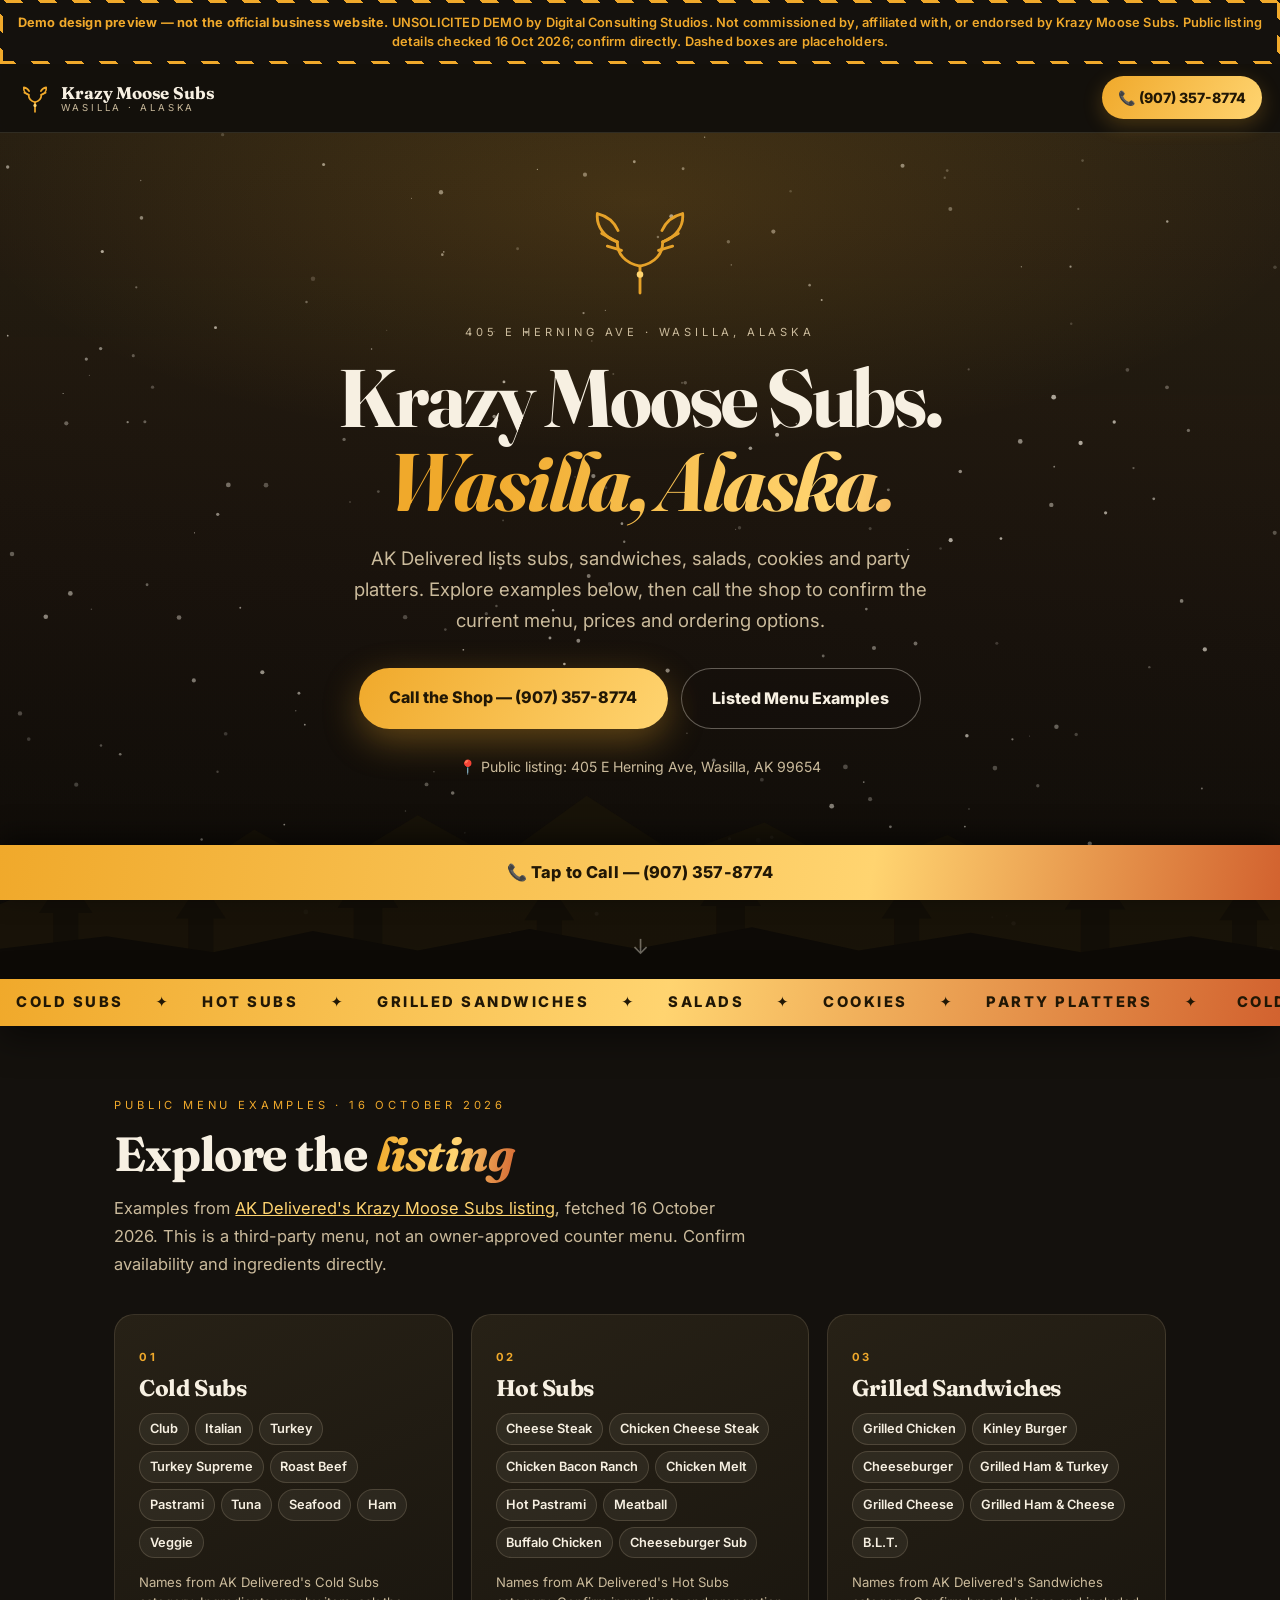
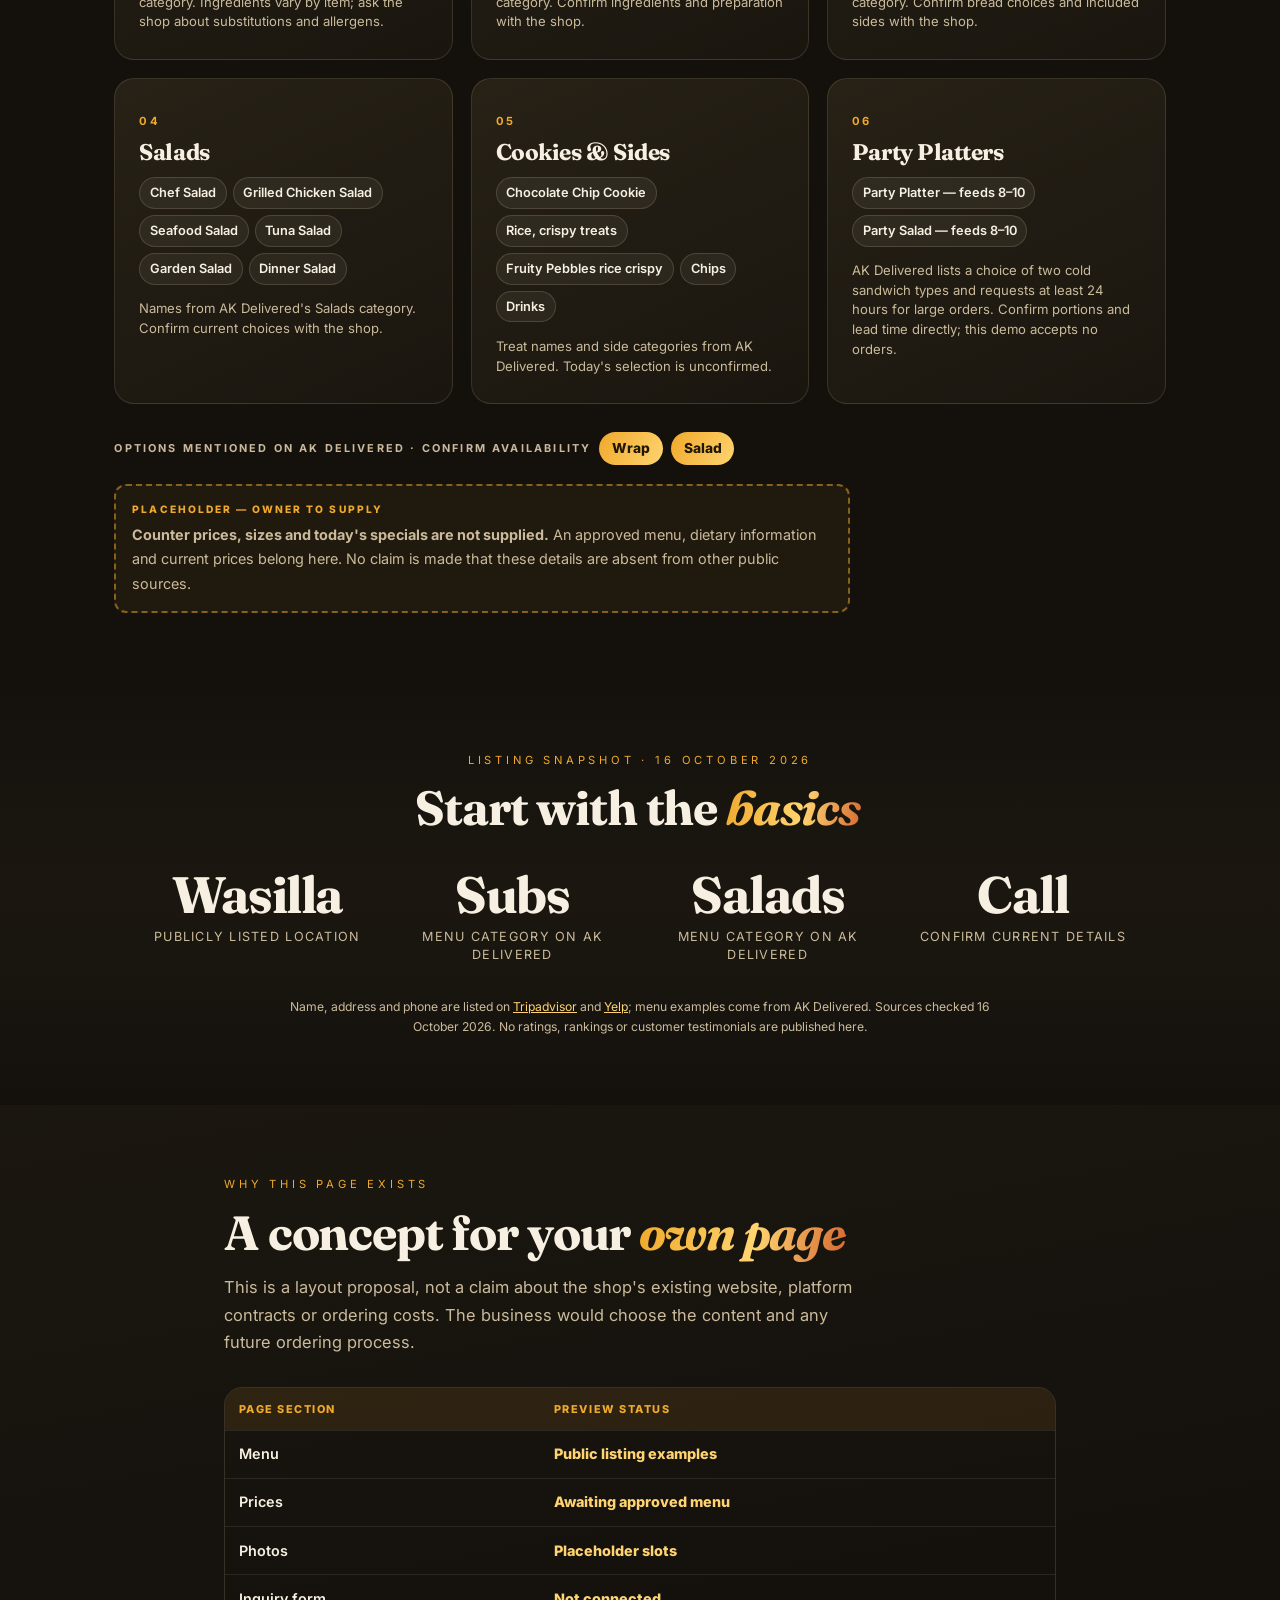
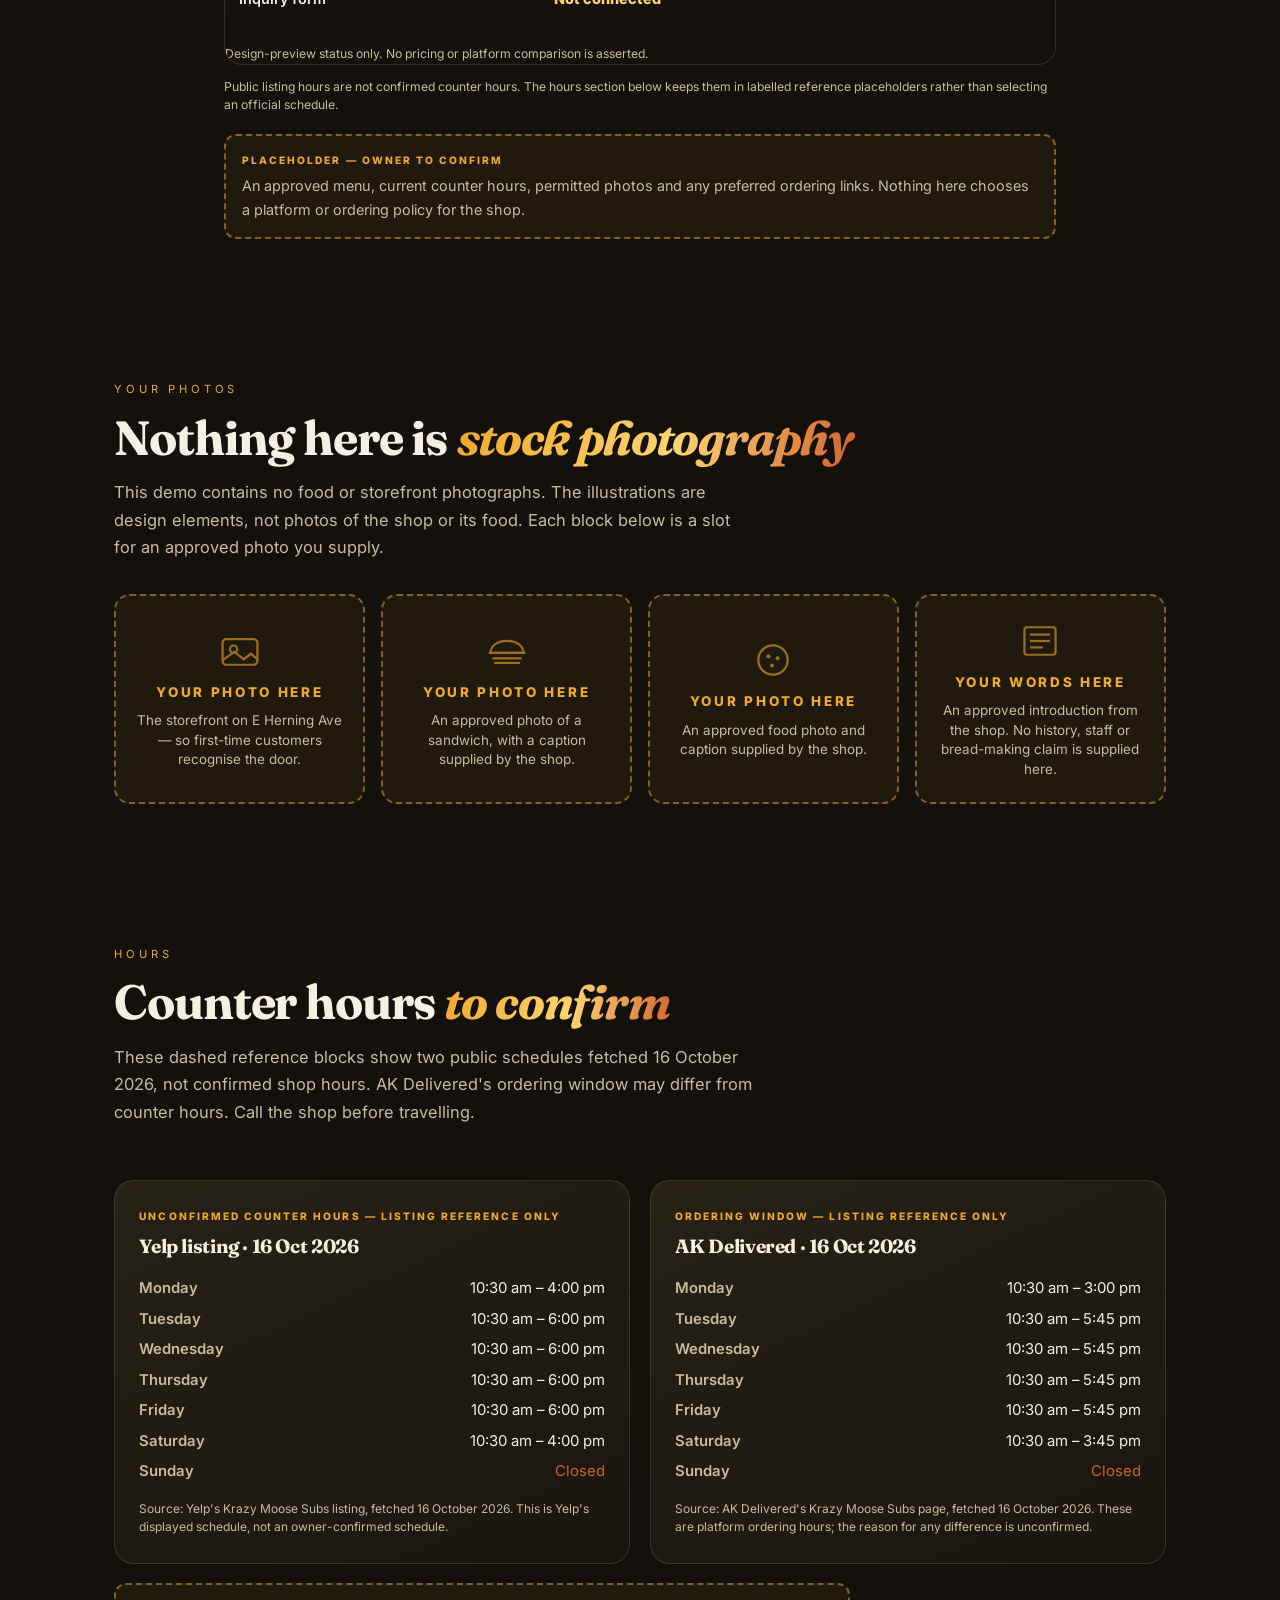
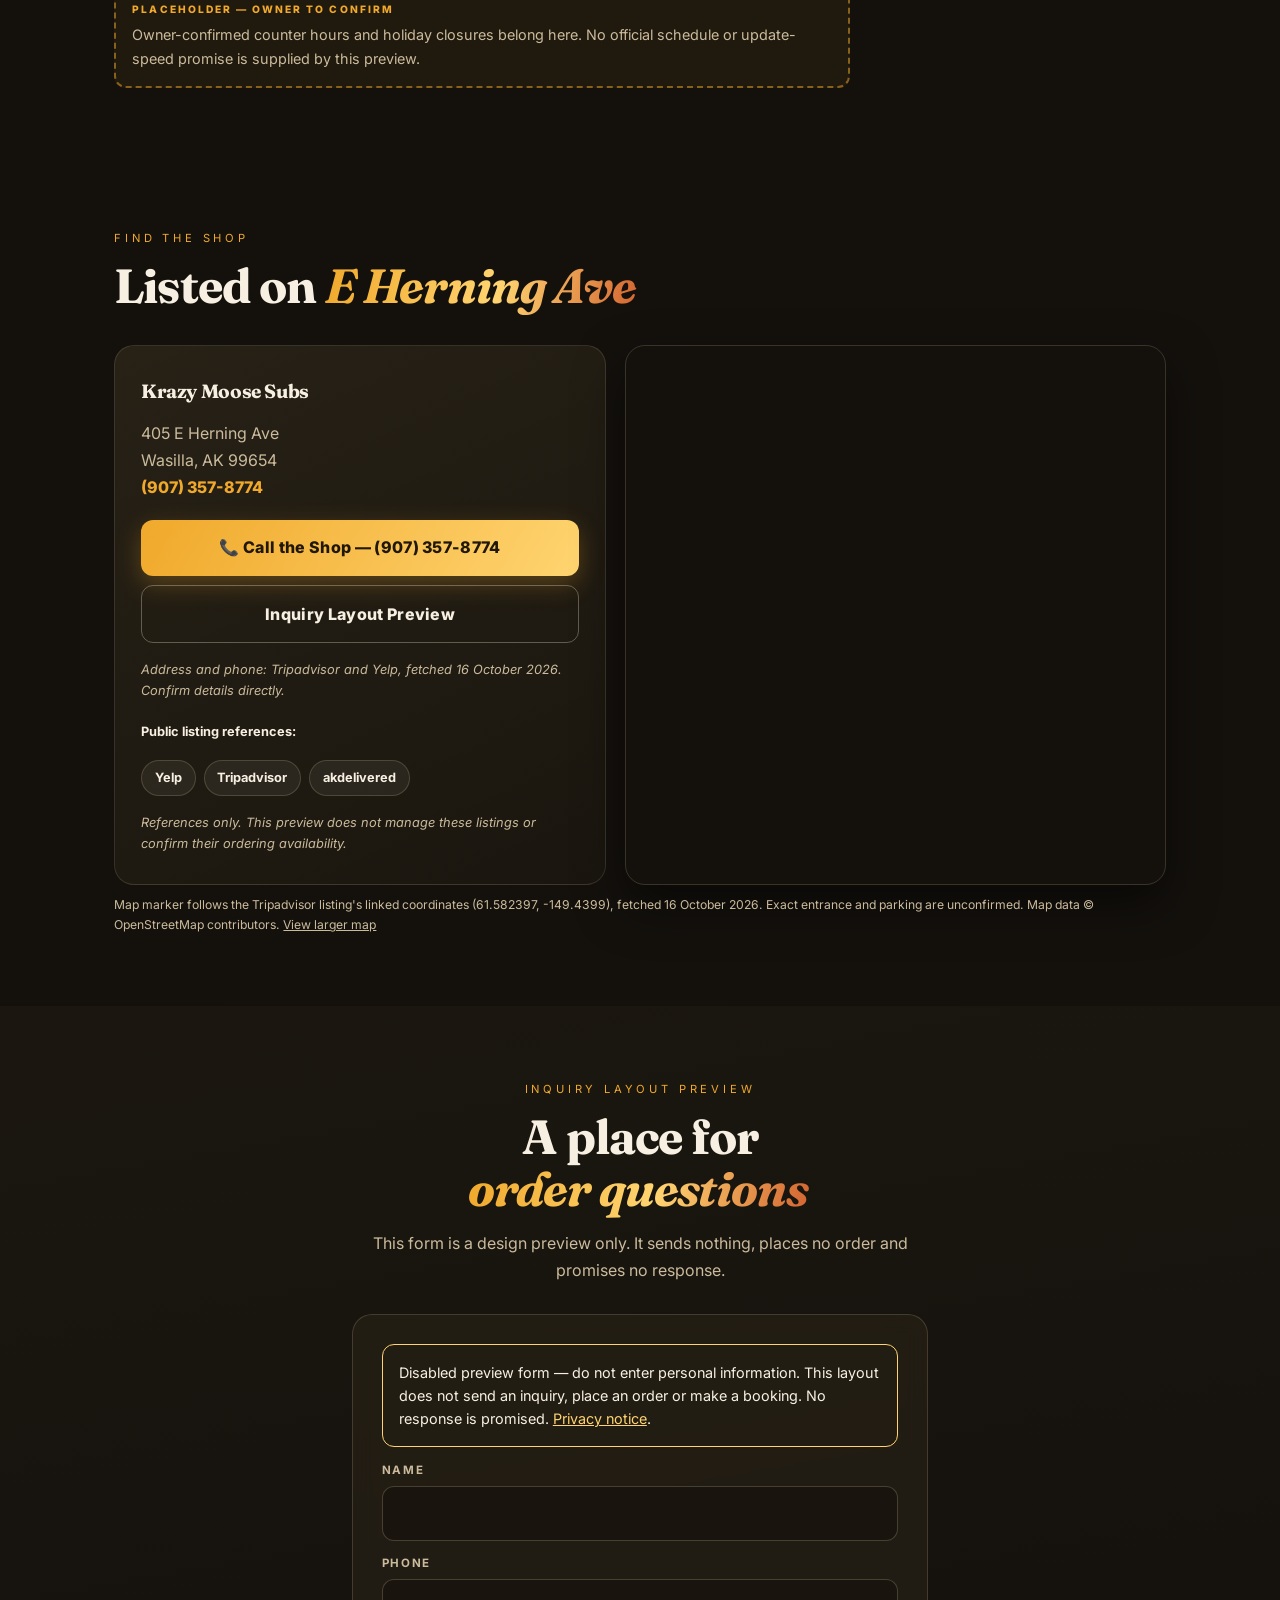
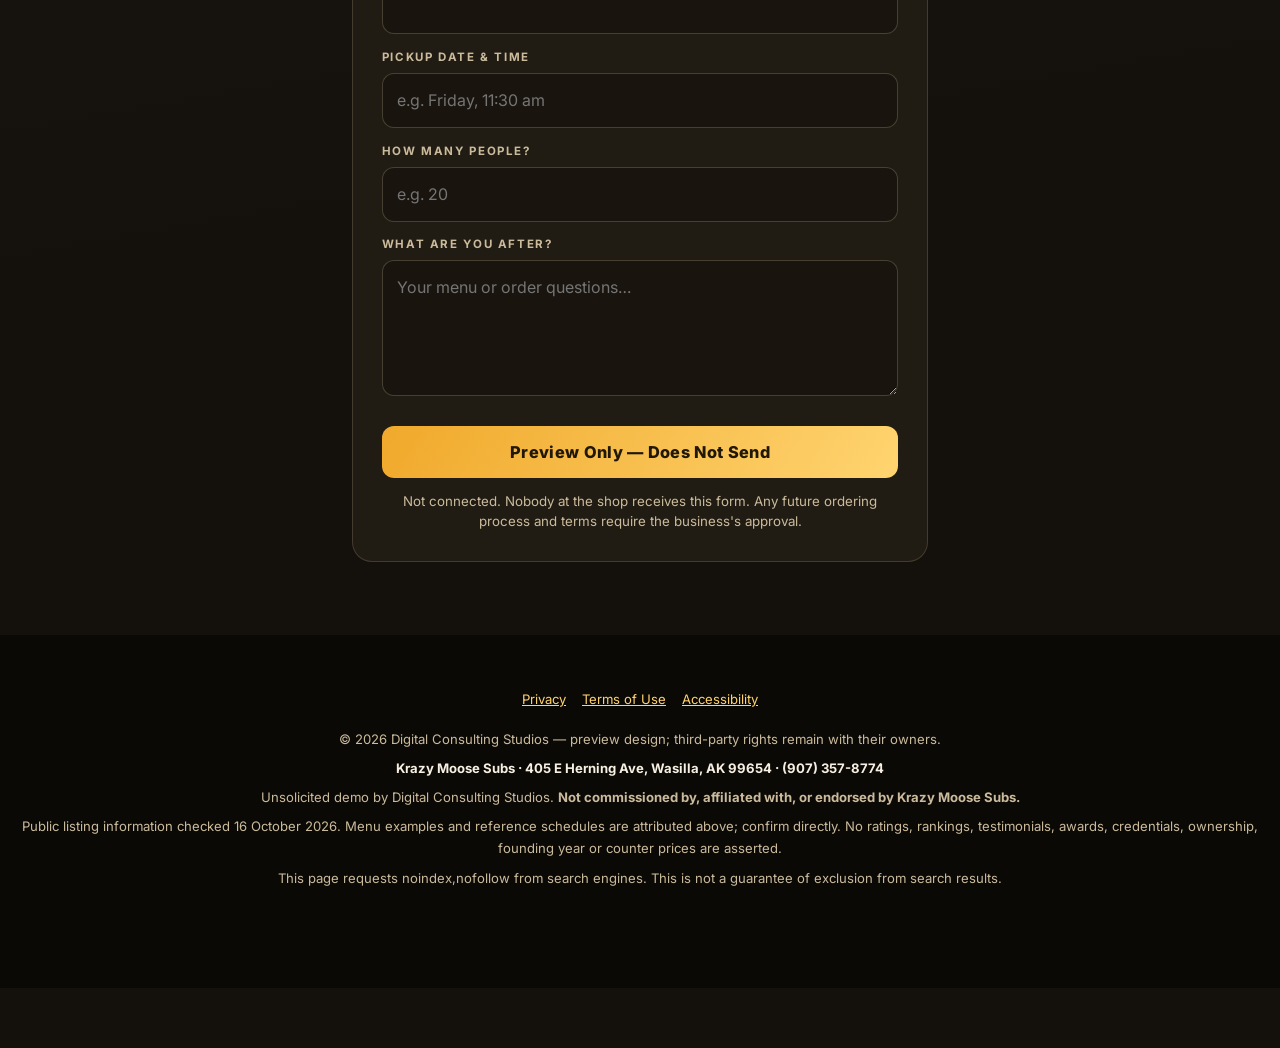
<file: index.html>
<!DOCTYPE html>
<html lang="en">
<head>
<meta charset="UTF-8">
<meta name="viewport" content="width=device-width, initial-scale=1.0">
<meta name="robots" content="noindex,nofollow">
<title>Krazy Moose Subs — Wasilla, Alaska | DEMO PREVIEW</title>
<meta name="description" content="Unsolicited demo for Krazy Moose Subs, 405 E Herning Ave, Wasilla, Alaska. Public listing information checked 16 October 2026; confirm menu, prices and hours directly. Not an official business website.">
<meta name="theme-color" content="#14110d">
<link rel="preconnect" href="https://fonts.googleapis.com">
<link rel="preconnect" href="https://fonts.gstatic.com" crossorigin>
<link href="https://fonts.googleapis.com/css2?family=Fraunces:opsz,wght@9..144,400;9..144,600;9..144,700&family=Inter:wght@400;500;600;700;800&display=swap" rel="stylesheet">
<style>
:root{
  /* height of the fixed Tap-to-Call bar at the bottom of the viewport;
     used to keep the first view's bottom 56px of content out from under it */
  --callbar-h:56px;
  --char:#14110d; --char2:#1d1812; --panel:#272116; --panel2:#1a160f;
  --amber:#f0a92b; --amber2:#ffd470; --moss:#8ab45f; --rust:#d2622f;
  --cream:#f7f0e2; --tan:#cbbb9c; --stone:#8d8069;
  --display:'Fraunces',Georgia,serif; --body:'Inter',system-ui,-apple-system,sans-serif;
}
*{margin:0;padding:0;box-sizing:border-box}
html{scroll-behavior:smooth;-webkit-text-size-adjust:100%}
@media (prefers-reduced-motion: reduce){html{scroll-behavior:auto}*{animation:none!important;transition:none!important}}
body{font-family:var(--body);color:var(--tan);background:var(--char);line-height:1.68;overflow-x:hidden;-webkit-font-smoothing:antialiased}
::selection{background:var(--amber);color:#211705}
img,svg{max-width:100%}
a{color:var(--amber2)}

/* ---------- demo banner ---------- */
.demo-banner{background:repeating-linear-gradient(45deg,var(--amber),var(--amber) 12px,#14110d 12px,#14110d 24px);padding:3px;position:relative;z-index:60}
.demo-banner p{background:#14110d;color:var(--amber);text-align:center;font-weight:600;font-size:.8rem;padding:.6rem .8rem;letter-spacing:.015em;line-height:1.5}

/* ---------- header ---------- */
header{position:sticky;top:0;z-index:50;display:flex;align-items:center;justify-content:space-between;gap:.75rem;padding:.8rem 1.1rem;background:rgba(20,17,13,.84);backdrop-filter:blur(16px) saturate(1.4);-webkit-backdrop-filter:blur(16px) saturate(1.4);border-bottom:1px solid rgba(203,187,156,.16)}
.brand{display:flex;align-items:center;gap:.6rem;min-width:0}
.brand svg{width:34px;height:34px;flex:none}
.brand .txt{font-family:var(--display);font-weight:700;font-size:1.06rem;color:var(--cream);line-height:1.15;letter-spacing:-.01em}
.brand .txt b{display:block;font-weight:400;font-size:.6rem;letter-spacing:.3em;text-transform:uppercase;color:var(--stone);font-family:var(--body)}
.call-top{background:linear-gradient(120deg,var(--amber),var(--amber2));color:#211705;font-weight:800;text-decoration:none;padding:.6rem 1rem;border-radius:999px;font-size:.88rem;white-space:nowrap;transition:transform .25s ease,box-shadow .25s ease;box-shadow:0 6px 20px rgba(240,169,43,.24)}
.call-top:hover,.call-top:focus{transform:translateY(-2px);box-shadow:0 12px 30px rgba(240,169,43,.42)}

/* ---------- hero ---------- */
.hero{position:relative;min-height:94vh;display:flex;flex-direction:column;justify-content:center;align-items:center;text-align:center;padding:3rem 1.15rem 11rem;isolation:isolate;overflow:hidden;
  background:linear-gradient(185deg,#1f1a11 0%,#15110c 55%,#0f0c08 100%)}
@supports (min-height:94svh){.hero{min-height:94svh}}
#snow{position:absolute;inset:0;width:100%;height:100%;z-index:-2;pointer-events:none}
.hero::after{content:"";position:absolute;inset:0;z-index:-1;pointer-events:none;
  background:radial-gradient(ellipse 85% 48% at 50% 8%,rgba(240,169,43,.15) 0%,rgba(20,17,13,0) 62%)}
.ridge{position:absolute;left:0;right:0;bottom:0;z-index:0;pointer-events:none;line-height:0}
.ridge svg{display:block;width:100%;height:auto}
.antler{width:clamp(96px,22vw,142px);margin:0 auto 1.1rem;opacity:0;animation:rise .9s .1s ease forwards}
.kicker{font-size:.7rem;letter-spacing:.34em;text-transform:uppercase;color:var(--stone);margin-bottom:.9rem;opacity:0;animation:rise .9s .22s ease forwards}
.hero h1{font-family:var(--display);font-weight:700;font-size:clamp(2.5rem,10vw,5.1rem);line-height:1.02;color:var(--cream);max-width:18ch;margin:0 auto;letter-spacing:-.028em;text-wrap:balance;opacity:0;animation:rise .9s .34s ease forwards;font-variation-settings:'opsz' 110}
.hero h1 .glow{background:linear-gradient(100deg,var(--amber) 8%,var(--amber2) 40%,var(--rust) 70%,var(--amber) 96%);background-size:220% 100%;-webkit-background-clip:text;background-clip:text;color:transparent;animation:shimmer 9s linear infinite;font-style:italic}
@keyframes shimmer{to{background-position:-220% 0}}
.hero .sub{max-width:38rem;margin:1.25rem auto 2rem;color:var(--tan);font-size:clamp(1rem,2.4vw,1.16rem);opacity:0;animation:rise .9s .46s ease forwards}
@keyframes rise{from{opacity:0;transform:translateY(26px)}to{opacity:1;transform:none}}
.cta-row{display:flex;gap:.8rem;justify-content:center;flex-wrap:wrap;opacity:0;animation:rise .9s .58s ease forwards;position:relative;z-index:2}
.cta{display:inline-block;font-weight:800;font-size:1rem;text-decoration:none;padding:1rem 1.9rem;border-radius:999px;transition:transform .25s ease,box-shadow .25s ease,border-color .25s ease,color .25s ease;will-change:transform}
.cta.primary{background:linear-gradient(120deg,var(--amber),var(--amber2));color:#211705;box-shadow:0 12px 36px rgba(240,169,43,.34)}
.cta.primary:hover,.cta.primary:focus{transform:translateY(-3px) scale(1.02);box-shadow:0 18px 48px rgba(240,169,43,.5)}
.cta.ghost{color:var(--cream);border:1.5px solid rgba(247,240,226,.34);background:rgba(20,17,13,.35);backdrop-filter:blur(6px)}
.cta.ghost:hover,.cta.ghost:focus{transform:translateY(-3px);border-color:var(--amber);color:var(--amber)}
.hero .pin{margin-top:1.6rem;font-size:.88rem;color:var(--stone);position:relative;z-index:2;opacity:0;animation:rise .9s .7s ease forwards}
.scroll-hint{position:absolute;bottom:.9rem;left:50%;transform:translateX(-50%);color:rgba(247,240,226,.4);font-size:1.3rem;animation:bob 2.2s ease-in-out infinite;z-index:3}
@keyframes bob{0%,100%{transform:translate(-50%,0)}50%{transform:translate(-50%,9px)}}

/* ---------- marquee ---------- */
.marquee{background:linear-gradient(100deg,var(--amber),var(--amber2) 52%,var(--rust));color:#211705;overflow:hidden;white-space:nowrap;padding:.7rem 0;font-weight:800;font-size:.92rem;letter-spacing:.17em;text-transform:uppercase;position:relative;z-index:5;box-shadow:0 12px 34px rgba(0,0,0,.5)}
.marquee-track{display:inline-block;animation:marquee 32s linear infinite}
@media (prefers-reduced-motion: reduce){.marquee-track{animation:none}}
.marquee span{margin:0 1rem}
@keyframes marquee{to{transform:translateX(-50%)}}

/* ---------- sections ---------- */
section{padding:4.4rem 1.15rem;max-width:68rem;margin:0 auto;position:relative}
.sec-kicker{font-size:.7rem;letter-spacing:.34em;text-transform:uppercase;color:var(--amber);margin-bottom:.8rem}
h2{font-family:var(--display);font-weight:700;font-size:clamp(1.95rem,5.6vw,3rem);color:var(--cream);line-height:1.07;margin-bottom:1rem;letter-spacing:-.024em;text-wrap:balance}
/* padding-right: background-clip:text clips to the glyph box, which cuts the
   overhang of the last italic character (e.g. the ″ in 20″). Give it room. */
h2 em{font-style:italic;background:linear-gradient(100deg,var(--amber),var(--amber2) 55%,var(--rust));-webkit-background-clip:text;background-clip:text;color:transparent;padding-right:.1em}
.lede{max-width:40rem;font-size:1.03rem}

/* ---------- placeholder blocks ---------- */
.ph-box{margin-top:1.2rem;border:2px dashed rgba(240,169,43,.5);background:rgba(240,169,43,.055);border-radius:12px;padding:.95rem 1rem}
.ph-box .lbl{font-size:.64rem;letter-spacing:.2em;text-transform:uppercase;color:var(--amber);font-weight:800;display:block;margin-bottom:.3rem}
.ph-box p{font-size:.9rem;color:var(--tan);margin:0}
.photo-grid{display:grid;grid-template-columns:repeat(auto-fit,minmax(220px,1fr));gap:1rem;margin-top:2rem}
.photo-ph{border:2px dashed rgba(240,169,43,.5);background:rgba(240,169,43,.05);border-radius:16px;min-height:210px;display:flex;flex-direction:column;align-items:center;justify-content:center;text-align:center;padding:1.4rem 1rem;gap:.5rem}
.photo-ph .big{font-family:var(--body);font-weight:800;font-size:.84rem;letter-spacing:.2em;text-transform:uppercase;color:var(--amber)}
.photo-ph .cap{font-size:.84rem;color:var(--stone);line-height:1.45}
.photo-ph svg{width:44px;height:44px;opacity:.6}

/* ---------- menu ---------- */
.menu-grid{display:grid;grid-template-columns:repeat(auto-fit,minmax(265px,1fr));gap:1.1rem;margin-top:2.2rem}
.mcard{position:relative;border-radius:20px;padding:1.7rem 1.5rem;background:linear-gradient(155deg,var(--panel) 0%,var(--panel2) 100%);border:1px solid rgba(203,187,156,.16);overflow:hidden;transition:transform .4s cubic-bezier(.2,.7,.3,1),border-color .4s ease,box-shadow .4s ease}
.mcard::after{content:"";position:absolute;inset:0;border-radius:20px;pointer-events:none;background:radial-gradient(400px circle at var(--mx,50%) var(--my,0%),rgba(240,169,43,.1),transparent 60%);opacity:0;transition:opacity .4s ease}
.mcard:hover{transform:translateY(-6px);border-color:rgba(240,169,43,.46);box-shadow:0 24px 54px rgba(0,0,0,.55)}
.mcard:hover::after{opacity:1}
.mcard .num{font-size:.7rem;color:var(--amber);letter-spacing:.2em;text-transform:uppercase;font-weight:700}
.mcard h3{font-family:var(--display);font-weight:700;font-size:1.42rem;color:var(--cream);margin:.45rem 0 .7rem;letter-spacing:-.02em;line-height:1.14}
.mcard ul{list-style:none;display:flex;flex-wrap:wrap;gap:.38rem}
.mcard li{font-size:.8rem;font-weight:600;color:var(--cream);background:rgba(247,240,226,.06);border:1px solid rgba(203,187,156,.2);padding:.26rem .6rem;border-radius:999px}
.mcard .note{font-size:.82rem;color:var(--stone);margin-top:.9rem;line-height:1.5}
.sizes{display:flex;flex-wrap:wrap;gap:.5rem;margin-top:1.7rem;align-items:center}
.sizes .lbl{font-size:.68rem;letter-spacing:.2em;text-transform:uppercase;color:var(--stone);font-weight:700}
.size{font-size:.86rem;font-weight:800;color:#211705;background:linear-gradient(120deg,var(--amber),var(--amber2));padding:.32rem .8rem;border-radius:999px}

/* ---------- trust band ---------- */
.trust{max-width:none;padding:4.2rem 1.15rem;text-align:center;background:linear-gradient(180deg,var(--char),#1b1710 48%,var(--char))}
.trust-wrap{max-width:62rem;margin:2.2rem auto 0;display:grid;grid-template-columns:repeat(auto-fit,minmax(168px,1fr));gap:1.8rem}
.trust-item .big{font-family:var(--display);font-weight:700;font-size:clamp(2.1rem,5.6vw,3.2rem);color:var(--cream);line-height:1;letter-spacing:-.03em}
.trust-item .big .accent{background:linear-gradient(100deg,var(--amber),var(--amber2));-webkit-background-clip:text;background-clip:text;color:transparent}
.trust-item p{color:var(--stone);font-size:.79rem;margin-top:.5rem;letter-spacing:.1em;text-transform:uppercase;line-height:1.45}
.trust-src{font-size:.76rem;color:rgba(203,187,156,.46);margin:2rem auto 0;max-width:44rem}
.trust-src a{color:rgba(203,187,156,.7)}

/* ---------- own-it / pitch ---------- */
.own{max-width:none;background:linear-gradient(170deg,#1b1710 0%,var(--char) 62%);padding:4.4rem 1.15rem}
.own-in{max-width:52rem;margin:0 auto}
.cmp{margin-top:1.9rem;border-radius:18px;overflow:hidden;border:1px solid rgba(203,187,156,.18)}
.cmp table{width:100%;border-collapse:collapse;font-size:.9rem}
.cmp th,.cmp td{padding:.72rem .85rem;text-align:left;border-bottom:1px solid rgba(203,187,156,.12)}
.cmp th{background:rgba(240,169,43,.1);color:var(--amber);font-size:.68rem;letter-spacing:.14em;text-transform:uppercase;font-weight:800}
.cmp td:first-child{color:var(--cream);font-weight:600}
.cmp tr:last-child td{border-bottom:none}
.cmp .hi{color:var(--amber2);font-weight:800}
.src-note{font-size:.76rem;color:rgba(203,187,156,.46);margin-top:.8rem;line-height:1.55}

/* ---------- hours ---------- */
.hours-grid{display:grid;grid-template-columns:1fr 1fr;gap:1.2rem;margin-top:2.1rem}
.hcard{border-radius:20px;padding:1.7rem 1.5rem;background:linear-gradient(155deg,var(--panel),var(--panel2));border:1px solid rgba(203,187,156,.16)}
.hcard h3{font-family:var(--display);color:var(--cream);font-size:1.2rem;margin-bottom:.9rem;letter-spacing:-.02em;font-weight:700}
.hcard dl{display:grid;grid-template-columns:auto 1fr;gap:.34rem .9rem;font-size:.93rem}
.hcard dt{color:var(--stone);font-weight:600}
.hcard dd{color:var(--cream);text-align:right}
.hcard dd.closed{color:var(--rust)}
.hcard .srcline{font-size:.75rem;color:rgba(203,187,156,.46);margin-top:1rem;line-height:1.5}

/* ---------- find ---------- */
.find-grid{display:grid;grid-template-columns:1fr 1.1fr;gap:1.2rem;margin-top:2.1rem;align-items:stretch}
.find-card{border-radius:20px;padding:1.8rem 1.6rem;background:linear-gradient(155deg,var(--panel),var(--panel2));border:1px solid rgba(203,187,156,.16)}
.find-card h3{font-family:var(--display);color:var(--cream);font-size:1.2rem;margin-bottom:.8rem;letter-spacing:-.02em;font-weight:700}
.find-card .addr{font-size:1rem;color:var(--tan)}
.find-card .addr a{color:var(--amber);text-decoration:none;font-weight:800}
.find-card .addr a:hover{text-decoration:underline}
.order-links{display:flex;flex-direction:column;gap:.6rem;margin-top:1.2rem}
.order-links a{display:block;text-align:center;padding:.9rem;border-radius:12px;font-weight:800;text-decoration:none;transition:transform .25s ease,box-shadow .25s ease;letter-spacing:.02em}
.order-links a:hover{transform:translateY(-2px)}
.order-links .call{background:linear-gradient(120deg,var(--amber),var(--amber2));color:#211705;box-shadow:0 8px 24px rgba(240,169,43,.28)}
.order-links .alt{border:1.5px solid rgba(247,240,226,.3);color:var(--cream)}
.order-links .alt:hover{border-color:var(--amber2);color:var(--amber2)}
.find-card .note{font-size:.8rem;color:rgba(203,187,156,.5);margin-top:1rem;font-style:italic}
.map-wrap{border-radius:20px;overflow:hidden;border:1px solid rgba(203,187,156,.2);min-height:360px;box-shadow:0 20px 48px rgba(0,0,0,.5)}
.map-wrap iframe{display:block;width:100%;height:100%;min-height:360px;border:0;filter:saturate(.72) contrast(1.05) brightness(.9)}
.map-note{font-size:.76rem;color:rgba(203,187,156,.46);margin-top:.65rem}
.listing-chips{display:flex;flex-wrap:wrap;gap:.5rem;margin-top:1.1rem}
.listing-chips a{font-size:.8rem;font-weight:700;color:var(--cream);background:rgba(247,240,226,.06);border:1px solid rgba(203,187,156,.22);padding:.38rem .8rem;border-radius:999px;text-decoration:none;transition:border-color .25s ease,color .25s ease}
.listing-chips a:hover{border-color:var(--amber);color:var(--amber)}

/* ---------- catering form ---------- */
.book{max-width:none;background:linear-gradient(170deg,#1b1710 0%,var(--char) 62%);padding:4.6rem 1.15rem}
.book-in{max-width:36rem;margin:0 auto;text-align:center}
.book-in form{text-align:left;margin-top:1.9rem;background:rgba(39,33,22,.74);border:1px solid rgba(203,187,156,.2);border-radius:20px;padding:1.8rem;backdrop-filter:blur(10px)}
.book-in label{display:block;font-weight:700;margin:.85rem 0 .35rem;font-size:.72rem;color:var(--stone);text-transform:uppercase;letter-spacing:.14em}
.book-in input,.book-in textarea{width:100%;padding:.82rem .9rem;border:1px solid rgba(203,187,156,.26);border-radius:12px;font:inherit;background:rgba(20,17,13,.6);color:var(--cream);transition:border-color .25s ease,box-shadow .25s ease}
.book-in input:focus,.book-in textarea:focus{outline:none;border-color:var(--amber);box-shadow:0 0 0 3px rgba(240,169,43,.16)}
.book-in button{margin-top:1.4rem;width:100%;background:linear-gradient(120deg,var(--amber),var(--amber2));color:#211705;font-weight:800;font-size:1.02rem;border:none;padding:1rem;border-radius:12px;cursor:pointer;transition:transform .25s ease,box-shadow .25s ease;letter-spacing:.02em;font-family:var(--body)}
.book-in button:hover{transform:translateY(-2px);box-shadow:0 14px 34px rgba(240,169,43,.4)}
.book-in small{display:block;margin-top:.85rem;color:rgba(203,187,156,.52);text-align:center;line-height:1.5}

footer{background:#0b0906;color:rgba(203,187,156,.58);text-align:center;padding:2.2rem 1.1rem 6.2rem;font-size:.82rem}
footer p+p{margin-top:.45rem}
footer .nap{color:var(--cream);font-weight:700}
.sticky-call{position:fixed;bottom:0;left:0;right:0;background:linear-gradient(100deg,var(--amber),var(--amber2) 68%,var(--rust));text-align:center;padding:.85rem;z-index:55;box-shadow:0 -8px 28px rgba(0,0,0,.6)}
.sticky-call a{color:#211705;font-weight:800;text-decoration:none;font-size:1.02rem;letter-spacing:.01em}

.reveal{opacity:0;transform:translateY(30px);transition:opacity .85s ease,transform .85s ease}
.reveal.in{opacity:1;transform:none}
.reveal.d1{transition-delay:.12s}.reveal.d2{transition-delay:.24s}.reveal.d3{transition-delay:.36s}

@media (max-width:820px){
  .hours-grid{grid-template-columns:1fr}
  .find-grid{grid-template-columns:1fr}
}
@media (max-width:560px){
  section{padding:3.2rem 1.05rem}
  .trust,.own,.book{padding:3.2rem 1.05rem}
  /* Phone-first fold math: banner + header eat ~190px and the sticky call bar
     covers the bottom ~55px. Vertical centring pushed the address line under
     that bar, so on phones the hero content is top-aligned with a tightened
     rhythm — the whole block (headline, both CTAs, address) clears the bar. */
  .demo-banner p{font-size:.72rem;padding:.5rem .7rem;line-height:1.45}
  .hero{justify-content:flex-start;min-height:92svh;padding:1.6rem 1.05rem 6rem}
  .antler{width:84px;margin-bottom:.85rem}
  .hero .sub{margin:1rem auto 1.5rem}
  .hero .pin{margin-top:1.1rem}
  .brand .txt{font-size:.95rem}
  .call-top{padding:.55rem .8rem;font-size:.78rem}
  .cta{width:100%;max-width:21rem}
  .mcard{padding:1.5rem 1.25rem}
  .cmp table{font-size:.82rem}
  .cmp th,.cmp td{padding:.6rem .55rem}
  /* --- Tap-to-Call bar clearance (phones only) -------------------------
     .sticky-call is position:fixed, so the bottom var(--callbar-h) of the
     first view is covered by the bar and is not usable space. The hero is
     taller than what is left, which pushed its last line - the address -
     under the bar. Shorten the hero's reserved height by the bar, pull its
     top padding in by the same amount (never tighter than 1rem) and tighten
     the two gaps above the address line. Measured clearance at 390x844 is
     then >=15px even with the webfonts unavailable (fallback metrics run
     taller). Desktop layout, colours and animation are untouched. */
  .hero{min-height:calc(92svh - var(--callbar-h));padding-top:max(1rem,calc(1.6rem - var(--callbar-h)))}
  .hero .sub{margin-bottom:1.4rem}
  .hero .pin{margin-top:.8rem}
}

/* ---- reduced-motion safety net ----
   The entrance animations start at opacity:0. When animations are disabled for
   prefers-reduced-motion users, that content would never fade in and the hero
   would render blank (no headline, no CTA, no phone number). Force the end
   state instead. Must stay LAST in this sheet. */
@media (prefers-reduced-motion: reduce){
  .antler,.kicker,.hero h1,.hero .sub,.cta-row,.hero .pin,
  .reveal,.reveal.d1,.reveal.d2,.reveal.d3{
    opacity:1!important;transform:none!important;animation:none!important
  }
  .hero h1 .glow,h2 em{background-position:0 0!important}
  .scroll-hint{display:none}
}
</style>
<meta name="legal-release" content="krazy-legal-20261019">
<link rel="stylesheet" href="compliance.css">
</head>
<body>
<a class="skip-link" href="#main-content">Skip to content</a>

<div class="demo-banner"><p><strong>Demo design preview — not the official business website.</strong> UNSOLICITED DEMO by Digital Consulting Studios. Not commissioned by, affiliated with, or endorsed by Krazy Moose Subs. Public listing details checked 16 Oct 2026; confirm directly. Dashed boxes are placeholders.</p></div>

<header>
  <div class="brand">
    <svg viewBox="0 0 64 64" aria-hidden="true">
      <g fill="none" stroke="#f0a92b" stroke-width="3.2" stroke-linecap="round" stroke-linejoin="round">
        <path d="M32 58 V40"/>
        <path d="M32 40 C24 38 20 32 20 26"/>
        <path d="M32 40 C40 38 44 32 44 26"/>
        <path d="M20 26 C14 24 10 18 11 12 C16 13 19 15 21 19"/>
        <path d="M44 26 C50 24 54 18 53 12 C48 13 45 15 43 19"/>
        <path d="M20 26 L12 22"/><path d="M44 26 L52 22"/>
      </g>
      <circle cx="32" cy="46" r="3" fill="#ffd470"/>
    </svg>
    <div class="txt">Krazy Moose Subs<b>Wasilla · Alaska</b></div>
  </div>
  <a class="call-top" href="tel:+19073578774">&#128222; (907) 357-8774</a>
</header>
<main id="main-content">

<div class="hero">
  <canvas id="snow" aria-hidden="true"></canvas>

  <div class="antler" aria-hidden="true">
    <svg viewBox="0 0 200 130">
      <g fill="none" stroke="#f0a92b" stroke-width="4" stroke-linecap="round" stroke-linejoin="round" opacity=".95">
        <path d="M100 124 V86"/>
        <path d="M100 86 C78 82 68 68 68 52"/>
        <path d="M100 86 C122 82 132 68 132 52"/>
        <path d="M68 52 C50 46 38 30 40 12 C56 16 64 24 69 36"/>
        <path d="M132 52 C150 46 162 30 160 12 C144 16 136 24 131 36"/>
        <path d="M68 52 L46 40"/><path d="M132 52 L154 40"/>
        <path d="M74 64 L54 58"/><path d="M126 64 L146 58"/>
      </g>
      <circle cx="100" cy="98" r="4.6" fill="#ffd470"/>
    </svg>
  </div>

  <p class="kicker">405 E Herning Ave · Wasilla, Alaska</p>
  <h1>Krazy Moose Subs. <span class="glow">Wasilla, Alaska.</span></h1>
  <p class="sub">AK Delivered lists subs, sandwiches, salads, cookies and party platters. Explore examples below, then call the shop to confirm the current menu, prices and ordering options.</p>
  <div class="cta-row">
    <a class="cta primary" data-magnet href="tel:+19073578774">Call the Shop &mdash; (907) 357-8774</a>
    <a class="cta ghost" data-magnet href="#menu">Listed Menu Examples</a>
  </div>
  <p class="pin">&#128205; Public listing: 405 E Herning Ave, Wasilla, AK 99654</p>

  <div class="ridge" aria-hidden="true">
    <svg viewBox="0 0 1440 280" preserveAspectRatio="none">
      <path d="M0 196 L108 150 L186 178 L286 112 L368 158 L470 96 L560 146 L660 74 L762 140 L860 104 L960 158 L1066 118 L1158 166 L1262 128 L1358 172 L1440 146 L1440 280 L0 280 Z" fill="#191409" opacity=".92"/>
      <g fill="#120e07">
        <path d="M60 280 L60 206 L44 206 L74 160 L104 206 L88 206 L88 280 Z"/>
        <path d="M212 280 L212 212 L198 212 L226 170 L254 212 L240 212 L240 280 Z"/>
        <path d="M398 280 L398 200 L380 200 L414 148 L448 200 L430 200 L430 280 Z"/>
        <path d="M604 280 L604 214 L590 214 L618 172 L646 214 L632 214 L632 280 Z"/>
        <path d="M806 280 L806 198 L788 198 L822 146 L856 198 L838 198 L838 280 Z"/>
        <path d="M1006 280 L1006 212 L992 212 L1020 170 L1048 212 L1034 212 L1034 280 Z"/>
        <path d="M1216 280 L1216 202 L1198 202 L1232 150 L1266 202 L1248 202 L1248 280 Z"/>
        <path d="M1386 280 L1386 214 L1372 214 L1400 172 L1428 214 L1414 214 L1414 280 Z"/>
      </g>
      <path d="M0 246 L120 232 L240 250 L352 226 L470 248 L596 224 L716 246 L846 222 L966 248 L1092 228 L1216 250 L1340 232 L1440 248 L1440 280 L0 280 Z" fill="#0d0a06"/>
    </svg>
  </div>
  <div class="scroll-hint" aria-hidden="true">&#8595;</div>
</div>

<div class="marquee" aria-hidden="true"><div class="marquee-track" id="mtrack">
  <span>Cold Subs</span><span>&#10022;</span><span>Hot Subs</span><span>&#10022;</span><span>Grilled Sandwiches</span><span>&#10022;</span><span>Salads</span><span>&#10022;</span><span>Cookies</span><span>&#10022;</span><span>Party Platters</span><span>&#10022;</span>
</div></div>

<section id="menu">
  <p class="sec-kicker reveal">Public menu examples · 16 October 2026</p>
  <h2 class="reveal">Explore the <em>listing</em></h2>
  <p class="lede reveal">Examples from <a href="https://www.akdelivered.com/order/restaurant/krazy-moose-subs--partnered-menu/58" target="_blank" rel="noopener">AK Delivered's Krazy Moose Subs listing</a>, fetched 16 October 2026. This is a third-party menu, not an owner-approved counter menu. Confirm availability and ingredients directly.</p>

  <div class="menu-grid">
    <div class="mcard reveal">
      <span class="num">01</span>
      <h3>Cold Subs</h3>
      <ul>
        <li>Club</li><li>Italian</li><li>Turkey</li><li>Turkey Supreme</li><li>Roast Beef</li>
        <li>Pastrami</li><li>Tuna</li><li>Seafood</li><li>Ham</li><li>Veggie</li>
      </ul>
      <p class="note">Names from AK Delivered's Cold Subs category. Ingredients vary by item; ask the shop about substitutions and allergens.</p>
    </div>

    <div class="mcard reveal d1">
      <span class="num">02</span>
      <h3>Hot Subs</h3>
      <ul>
        <li>Cheese Steak</li><li>Chicken Cheese Steak</li><li>Chicken Bacon Ranch</li><li>Chicken Melt</li>
        <li>Hot Pastrami</li><li>Meatball</li><li>Buffalo Chicken</li><li>Cheeseburger Sub</li>
      </ul>
      <p class="note">Names from AK Delivered's Hot Subs category. Confirm ingredients and preparation with the shop.</p>
    </div>

    <div class="mcard reveal d2">
      <span class="num">03</span>
      <h3>Grilled Sandwiches</h3>
      <ul>
        <li>Grilled Chicken</li><li>Kinley Burger</li><li>Cheeseburger</li><li>Grilled Ham &amp; Turkey</li>
        <li>Grilled Cheese</li><li>Grilled Ham &amp; Cheese</li><li>B.L.T.</li>
      </ul>
      <p class="note">Names from AK Delivered's Sandwiches category. Confirm bread choices and included sides with the shop.</p>
    </div>

    <div class="mcard reveal">
      <span class="num">04</span>
      <h3>Salads</h3>
      <ul>
        <li>Chef Salad</li><li>Grilled Chicken Salad</li><li>Seafood Salad</li><li>Tuna Salad</li><li>Garden Salad</li><li>Dinner Salad</li>
      </ul>
      <p class="note">Names from AK Delivered's Salads category. Confirm current choices with the shop.</p>
    </div>

    <div class="mcard reveal d1">
      <span class="num">05</span>
      <h3>Cookies &amp; Sides</h3>
      <ul>
        <li>Chocolate Chip Cookie</li><li>Rice, crispy treats</li><li>Fruity Pebbles rice crispy</li><li>Chips</li><li>Drinks</li>
      </ul>
      <p class="note">Treat names and side categories from AK Delivered. Today's selection is unconfirmed.</p>
    </div>

    <div class="mcard reveal d2">
      <span class="num">06</span>
      <h3>Party Platters</h3>
      <ul>
        <li>Party Platter &mdash; feeds 8&ndash;10</li><li>Party Salad &mdash; feeds 8&ndash;10</li>
      </ul>
      <p class="note">AK Delivered lists a choice of two cold sandwich types and requests at least 24 hours for large orders. Confirm portions and lead time directly; this demo accepts no orders.</p>
    </div>
  </div>

  <div class="sizes reveal">
    <span class="lbl">Options mentioned on AK Delivered · confirm availability</span>
    <span class="size">Wrap</span><span class="size">Salad</span>
  </div>

  <div class="ph-box reveal" style="max-width:46rem">
    <span class="lbl">Placeholder &mdash; owner to supply</span>
    <p><strong>Counter prices, sizes and today's specials are not supplied.</strong> An approved menu, dietary information and current prices belong here. No claim is made that these details are absent from other public sources.</p>
  </div>
</section>

<div class="trust">
  <p class="sec-kicker reveal">Listing snapshot · 16 October 2026</p>
  <h2 class="reveal">Start with the <em>basics</em></h2>
  <div class="trust-wrap">
    <div class="trust-item reveal"><div class="big">Wasilla</div><p>Publicly listed location</p></div>
    <div class="trust-item reveal d1"><div class="big">Subs</div><p>Menu category on AK Delivered</p></div>
    <div class="trust-item reveal d2"><div class="big">Salads</div><p>Menu category on AK Delivered</p></div>
    <div class="trust-item reveal d3"><div class="big">Call</div><p>Confirm current details</p></div>
  </div>
  <p class="trust-src reveal">Name, address and phone are listed on <a href="https://www.tripadvisor.com/Restaurant_Review-g31161-d2049653-Reviews-Krazy_Moose_Subs-Wasilla_Alaska.html" target="_blank" rel="noopener">Tripadvisor</a> and <a href="https://www.yelp.com/biz/krazy-moose-subs-wasilla" target="_blank" rel="noopener">Yelp</a>; menu examples come from AK Delivered. Sources checked 16 October 2026. No ratings, rankings or customer testimonials are published here.</p>
</div>

<div class="own">
  <div class="own-in">
    <p class="sec-kicker reveal">Why this page exists</p>
    <h2 class="reveal">A concept for your <em>own page</em></h2>
    <p class="lede reveal">This is a layout proposal, not a claim about the shop's existing website, platform contracts or ordering costs. The business would choose the content and any future ordering process.</p>

    <div class="cmp reveal d1">
      <table>
        <caption class="src-note" style="text-align:left;caption-side:bottom;padding-top:.6rem">Design-preview status only. No pricing or platform comparison is asserted.</caption>
        <thead><tr><th>Page section</th><th>Preview status</th></tr></thead>
        <tbody>
          <tr><td>Menu</td><td class="hi">Public listing examples</td></tr>
          <tr><td>Prices</td><td class="hi">Awaiting approved menu</td></tr>
          <tr><td>Photos</td><td class="hi">Placeholder slots</td></tr>
          <tr><td>Inquiry form</td><td class="hi">Not connected</td></tr>
        </tbody>
      </table>
    </div>

    <p class="src-note reveal">Public listing hours are not confirmed counter hours. The hours section below keeps them in labelled reference placeholders rather than selecting an official schedule.</p>

    <div class="ph-box reveal">
      <span class="lbl">Placeholder &mdash; owner to confirm</span>
      <p>An approved menu, current counter hours, permitted photos and any preferred ordering links. Nothing here chooses a platform or ordering policy for the shop.</p>
    </div>
  </div>
</div>

<section id="photos">
  <p class="sec-kicker reveal">Your photos</p>
  <h2 class="reveal">Nothing here is <em>stock photography</em></h2>
  <p class="lede reveal">This demo contains no food or storefront photographs. The illustrations are design elements, not photos of the shop or its food. Each block below is a slot for an approved photo you supply.</p>
  <div class="photo-grid">
    <div class="photo-ph reveal">
      <svg viewBox="0 0 48 48" fill="none" stroke="#f0a92b" stroke-width="2.4" aria-hidden="true"><rect x="5" y="11" width="38" height="28" rx="4"/><circle cx="17" cy="22" r="4"/><path d="M5 34 L18 25 L28 33 L36 27 L43 33"/></svg>
      <span class="big">Your photo here</span>
      <span class="cap">The storefront on E Herning Ave &mdash; so first-time customers recognise the door.</span>
    </div>
    <div class="photo-ph reveal d1">
      <svg viewBox="0 0 48 48" fill="none" stroke="#f0a92b" stroke-width="2.4" aria-hidden="true"><path d="M6 26 C6 18 14 13 24 13 C34 13 42 18 42 26 Z"/><path d="M4 26 H44"/><path d="M8 32 H40"/><path d="M10 37 H38"/></svg>
      <span class="big">Your photo here</span>
      <span class="cap">An approved photo of a sandwich, with a caption supplied by the shop.</span>
    </div>
    <div class="photo-ph reveal d2">
      <svg viewBox="0 0 48 48" fill="none" stroke="#f0a92b" stroke-width="2.4" aria-hidden="true"><circle cx="24" cy="24" r="16"/><circle cx="19" cy="20" r="2.2" fill="#f0a92b" stroke="none"/><circle cx="29" cy="22" r="2.2" fill="#f0a92b" stroke="none"/><circle cx="23" cy="30" r="2.2" fill="#f0a92b" stroke="none"/></svg>
      <span class="big">Your photo here</span>
      <span class="cap">An approved food photo and caption supplied by the shop.</span>
    </div>
    <div class="photo-ph reveal">
      <svg viewBox="0 0 48 48" fill="none" stroke="#f0a92b" stroke-width="2.4" aria-hidden="true"><rect x="7" y="9" width="34" height="30" rx="3"/><path d="M13 17 H35"/><path d="M13 24 H35"/><path d="M13 31 H27"/></svg>
      <span class="big">Your words here</span>
      <span class="cap">An approved introduction from the shop. No history, staff or bread-making claim is supplied here.</span>
    </div>
  </div>
</section>

<section id="hours">
  <p class="sec-kicker reveal">Hours</p>
  <h2 class="reveal">Counter hours <em>to confirm</em></h2>
  <p class="lede reveal">These dashed reference blocks show two public schedules fetched 16 October 2026, not confirmed shop hours. AK Delivered's ordering window may differ from counter hours. Call the shop before travelling.</p>
  <div class="hours-grid">
    <div class="hcard ph-box reveal">
      <span class="lbl">Unconfirmed counter hours — listing reference only</span>
      <h3>Yelp listing · 16 Oct 2026</h3>
      <dl>
        <dt>Monday</dt><dd>10:30 am &ndash; 4:00 pm</dd>
        <dt>Tuesday</dt><dd>10:30 am &ndash; 6:00 pm</dd>
        <dt>Wednesday</dt><dd>10:30 am &ndash; 6:00 pm</dd>
        <dt>Thursday</dt><dd>10:30 am &ndash; 6:00 pm</dd>
        <dt>Friday</dt><dd>10:30 am &ndash; 6:00 pm</dd>
        <dt>Saturday</dt><dd>10:30 am &ndash; 4:00 pm</dd>
        <dt>Sunday</dt><dd class="closed">Closed</dd>
      </dl>
      <p class="srcline">Source: Yelp's Krazy Moose Subs listing, fetched 16 October 2026. This is Yelp's displayed schedule, not an owner-confirmed schedule.</p>
    </div>
    <div class="hcard ph-box reveal d1">
      <span class="lbl">Ordering window — listing reference only</span>
      <h3>AK Delivered · 16 Oct 2026</h3>
      <dl>
        <dt>Monday</dt><dd>10:30 am &ndash; 3:00 pm</dd>
        <dt>Tuesday</dt><dd>10:30 am &ndash; 5:45 pm</dd>
        <dt>Wednesday</dt><dd>10:30 am &ndash; 5:45 pm</dd>
        <dt>Thursday</dt><dd>10:30 am &ndash; 5:45 pm</dd>
        <dt>Friday</dt><dd>10:30 am &ndash; 5:45 pm</dd>
        <dt>Saturday</dt><dd>10:30 am &ndash; 3:45 pm</dd>
        <dt>Sunday</dt><dd class="closed">Closed</dd>
      </dl>
      <p class="srcline">Source: AK Delivered's Krazy Moose Subs page, fetched 16 October 2026. These are platform ordering hours; the reason for any difference is unconfirmed.</p>
    </div>
  </div>
  <div class="ph-box reveal" style="max-width:46rem">
    <span class="lbl">Placeholder &mdash; owner to confirm</span>
    <p>Owner-confirmed counter hours and holiday closures belong here. No official schedule or update-speed promise is supplied by this preview.</p>
  </div>
</section>

<section id="find">
  <p class="sec-kicker reveal">Find the shop</p>
  <h2 class="reveal">Listed on <em>E Herning Ave</em></h2>
  <div class="find-grid">
    <div class="find-card reveal">
      <h3>Krazy Moose Subs</h3>
      <p class="addr">405 E Herning Ave<br>Wasilla, AK 99654<br><a href="tel:+19073578774">(907) 357-8774</a></p>
      <div class="order-links">
        <a class="call" href="tel:+19073578774">&#128222; Call the Shop &mdash; (907) 357-8774</a>
        <a class="alt" href="#catering">Inquiry Layout Preview</a>
      </div>
      <p class="note">Address and phone: Tripadvisor and Yelp, fetched 16 October 2026. Confirm details directly.</p>
      <p class="note" style="font-style:normal;margin-top:1.2rem"><strong style="color:var(--cream)">Public listing references:</strong></p>
      <div class="listing-chips">

        <a href="https://www.yelp.com/biz/krazy-moose-subs-wasilla" target="_blank" rel="noopener">Yelp</a>
        <a href="https://www.tripadvisor.com/Restaurant_Review-g31161-d2049653-Reviews-Krazy_Moose_Subs-Wasilla_Alaska.html" target="_blank" rel="noopener">Tripadvisor</a>
        <a href="https://www.akdelivered.com/order/restaurant/krazy-moose-subs--partnered-menu/58" target="_blank" rel="noopener">akdelivered</a>

      </div>
      <p class="note">References only. This preview does not manage these listings or confirm their ordering availability.</p>
    </div>
    <div class="map-wrap reveal d1">
      <iframe title="Map — 405 E Herning Ave, Wasilla, Alaska"
        src="https://www.openstreetmap.org/export/embed.html?bbox=-149.4504%2C61.5773%2C-149.4304%2C61.5873&amp;layer=mapnik&amp;marker=61.582397%2C-149.4399"
        loading="lazy" referrerpolicy="no-referrer-when-downgrade"></iframe>
    </div>
  </div>
  <p class="map-note reveal">Map marker follows the Tripadvisor listing's linked coordinates (61.582397, -149.4399), fetched 16 October 2026. Exact entrance and parking are unconfirmed. Map data &copy; OpenStreetMap contributors. <a style="color:var(--stone)" href="https://www.openstreetmap.org/?mlat=61.582397&amp;mlon=-149.4399#map=16/61.582397/-149.4399" target="_blank" rel="noopener">View larger map</a></p>
</section>

<div class="book" id="catering">
  <div class="book-in">
    <p class="sec-kicker reveal">Inquiry layout preview</p>
    <h2 class="reveal">A place for <em>order questions</em></h2>
    <p class="reveal">This form is a design preview only. It sends nothing, places no order and promises no response.</p>
    <form class="reveal d1" onsubmit="alert('Demo only — nothing sent and no order placed.');return false">
      <p class="preview-notice">Disabled preview form — do not enter personal information. This layout does not send an inquiry, place an order or make a booking. No response is promised. <a href="privacy.html">Privacy notice</a>.</p>
      <fieldset class="preview-fields" disabled>
      <label for="n">Name</label><input id="n" name="name" autocomplete="name" required>
      <label for="p">Phone</label><input id="p" name="phone" type="tel" autocomplete="tel" required>
      <label for="d">Pickup date &amp; time</label><input id="d" name="date" placeholder="e.g. Friday, 11:30 am">
      <label for="g">How many people?</label><input id="g" name="headcount" placeholder="e.g. 20">
      <label for="m">What are you after?</label><textarea id="m" name="message" rows="4" placeholder="Your menu or order questions&hellip;" required></textarea>
      <button type="submit">Preview Only — Does Not Send</button>
      <small>Not connected. Nobody at the shop receives this form. Any future ordering process and terms require the business's approval.</small>
      </fieldset>
    </form>
  </div>
</div>

</main>
<footer>
  <nav class="legal-links" aria-label="Legal information"><a href="privacy.html">Privacy</a><a href="terms.html">Terms of Use</a><a href="accessibility.html">Accessibility</a></nav>
  <p class="publisher-note">© 2026 Digital Consulting Studios — preview design; third-party rights remain with their owners.</p>
  <p class="nap">Krazy Moose Subs &middot; 405 E Herning Ave, Wasilla, AK 99654 &middot; (907) 357-8774</p>
  <p>Unsolicited demo by Digital Consulting Studios. <strong>Not commissioned by, affiliated with, or endorsed by Krazy Moose Subs.</strong></p>
  <p>Public listing information checked 16 October 2026. Menu examples and reference schedules are attributed above; confirm directly. No ratings, rankings, testimonials, awards, credentials, ownership, founding year or counter prices are asserted.</p>
  <p>This page requests noindex,nofollow from search engines. This is not a guarantee of exclusion from search results.</p>
</footer>

<div class="sticky-call"><a href="tel:+19073578774">&#128222; Tap to Call &mdash; (907) 357-8774</a></div>

<script>
/* reveal on scroll */
const io=new IntersectionObserver(es=>es.forEach(e=>{if(e.isIntersecting){e.target.classList.add('in');io.unobserve(e.target)}}),{threshold:.08});
document.querySelectorAll('.reveal').forEach(el=>io.observe(el));
setTimeout(()=>document.querySelectorAll('.reveal').forEach(el=>el.classList.add('in')),3000);

/* seamless marquee */
const mt=document.getElementById('mtrack');if(mt)mt.innerHTML+=mt.innerHTML;

const rm=matchMedia('(prefers-reduced-motion: reduce)').matches;

/* ---- hero: drifting snow over a warm glow ---- */
const cv=document.getElementById('snow');
if(cv){
  const cx=cv.getContext('2d');
  let W=0,H=0,flakes=[],raf=0,running=false,dpr=Math.min(devicePixelRatio||1,2);
  const fit=()=>{
    const r=cv.parentElement.getBoundingClientRect();
    W=Math.max(r.width,320);H=Math.max(r.height,480);
    cv.width=W*dpr;cv.height=H*dpr;cx.setTransform(dpr,0,0,dpr,0,0);
    flakes=[];const n=Math.round(W*H/5200);
    for(let i=0;i<n;i++)flakes.push({
      x:Math.random()*W,y:Math.random()*H,
      r:Math.random()*1.9+.5,
      vy:.14+Math.random()*.42,
      sw:Math.random()*0.9+.2,
      ph:Math.random()*6.283,
      a:.18+Math.random()*.5
    });
  };
  fit();let rt;addEventListener('resize',()=>{clearTimeout(rt);rt=setTimeout(fit,160)});

  function paint(t){
    cx.clearRect(0,0,W,H);
    /* warm haze bands behind the flakes */
    const g=cx.createLinearGradient(0,0,0,H);
    g.addColorStop(0,'rgba(240,169,43,.055)');
    g.addColorStop(.55,'rgba(210,98,47,.022)');
    g.addColorStop(1,'rgba(20,17,13,0)');
    cx.fillStyle=g;cx.fillRect(0,0,W,H);
    for(const f of flakes){
      const x=f.x+Math.sin(t/1400+f.ph)*f.sw*9;
      cx.globalAlpha=f.a;
      cx.fillStyle='#f7f0e2';
      cx.beginPath();cx.arc(x,f.y,f.r,0,6.283);cx.fill();
    }
    cx.globalAlpha=1;
  }
  function step(t){
    for(const f of flakes){f.y+=f.vy;if(f.y>H+4){f.y=-4;f.x=Math.random()*W}}
    paint(t);
    raf=running?requestAnimationFrame(step):0;
  }
  /* Mobile-first: never burn battery animating a hero that is scrolled
     off-screen or sitting in a background tab. */
  function start(){if(rm||running)return;running=true;raf=requestAnimationFrame(step)}
  function stop(){running=false;if(raf)cancelAnimationFrame(raf);raf=0}

  if(rm){requestAnimationFrame(t=>{if(!W)fit();paint(t)})}
  else{
    start();
    new IntersectionObserver(es=>es.forEach(e=>e.isIntersecting?start():stop()),{threshold:0})
      .observe(cv.parentElement);
    document.addEventListener('visibilitychange',()=>document.hidden?stop():start());
  }
}

/* magnetic buttons */
if(!rm)document.querySelectorAll('[data-magnet]').forEach(b=>{
  b.addEventListener('pointermove',e=>{const r=b.getBoundingClientRect();
    b.style.transform=`translate(${(e.clientX-r.left-r.width/2)*.08}px,${(e.clientY-r.top-r.height/2)*.2 - 3}px)`});
  b.addEventListener('pointerleave',()=>b.style.transform='');
});

/* menu card cursor glow */
if(!rm)document.querySelectorAll('.mcard').forEach(c=>{
  c.addEventListener('pointermove',e=>{const r=c.getBoundingClientRect();
    c.style.setProperty('--mx',(e.clientX-r.left)+'px');
    c.style.setProperty('--my',(e.clientY-r.top)+'px')});
});
</script>
</body>
</html>
</file>
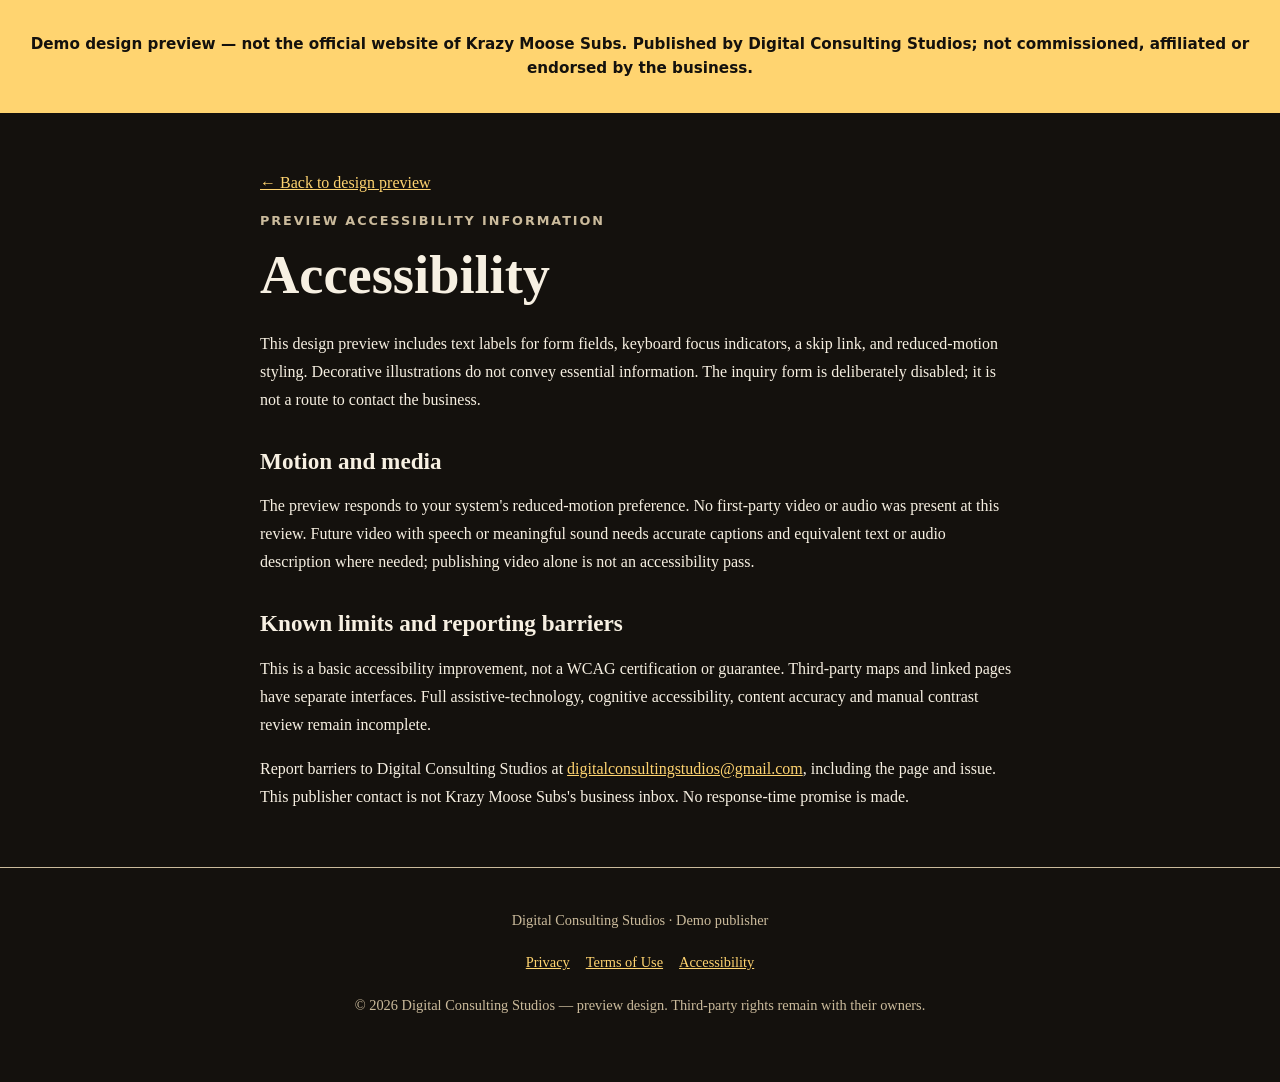
<file: accessibility.html>
<!doctype html>
<html lang="en"><head><meta charset="utf-8"><meta name="viewport" content="width=device-width,initial-scale=1"><meta name="robots" content="noindex,nofollow"><meta name="legal-release" content="krazy-legal-20261019"><title>Accessibility | Krazy Moose Subs — Demo design preview</title><link rel="stylesheet" href="compliance.css"></head><body class="legal-page"><a class="skip-link" href="#main-content">Skip to content</a><div class="demo-banner"><p>Demo design preview — not the official website of Krazy Moose Subs. Published by Digital Consulting Studios; not commissioned, affiliated or endorsed by the business.</p></div><main id="main-content"><p><a href="./">← Back to design preview</a></p><p class="eyebrow">Preview accessibility information</p><h1>Accessibility</h1><p>This design preview includes text labels for form fields, keyboard focus indicators, a skip link, and reduced-motion styling. Decorative illustrations do not convey essential information. The inquiry form is deliberately disabled; it is not a route to contact the business.</p><h2>Motion and media</h2><p>The preview responds to your system's reduced-motion preference. No first-party video or audio was present at this review. Future video with speech or meaningful sound needs accurate captions and equivalent text or audio description where needed; publishing video alone is not an accessibility pass.</p><h2>Known limits and reporting barriers</h2><p>This is a basic accessibility improvement, not a WCAG certification or guarantee. Third-party maps and linked pages have separate interfaces. Full assistive-technology, cognitive accessibility, content accuracy and manual contrast review remain incomplete.</p><p>Report barriers to Digital Consulting Studios at <a href="mailto:digitalconsultingstudios@gmail.com">digitalconsultingstudios@gmail.com</a>, including the page and issue. This publisher contact is not Krazy Moose Subs's business inbox. No response-time promise is made.</p></main><footer><p>Digital Consulting Studios · Demo publisher</p><nav class="legal-links" aria-label="Legal information"><a href="privacy.html">Privacy</a><a href="terms.html">Terms of Use</a><a href="accessibility.html">Accessibility</a></nav><p>© 2026 Digital Consulting Studios — preview design. Third-party rights remain with their owners.</p></footer></body></html>
</file>
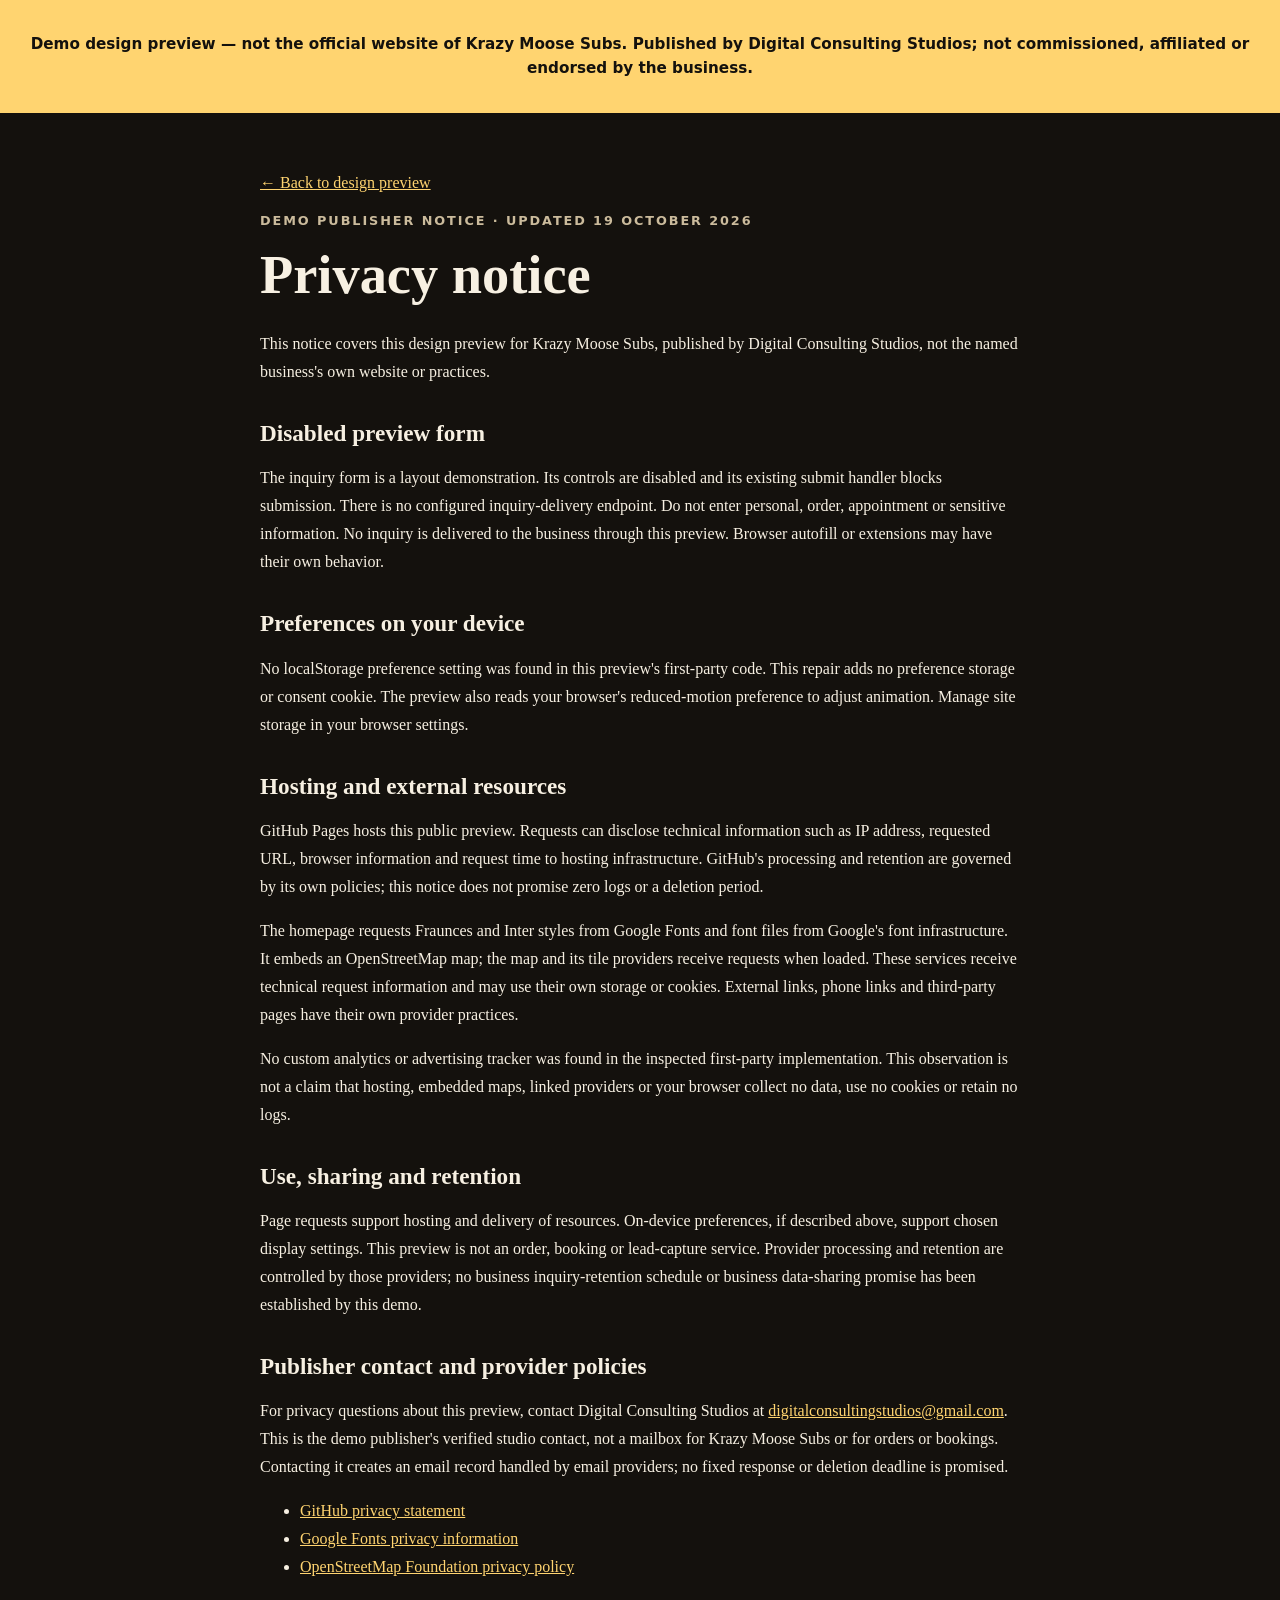
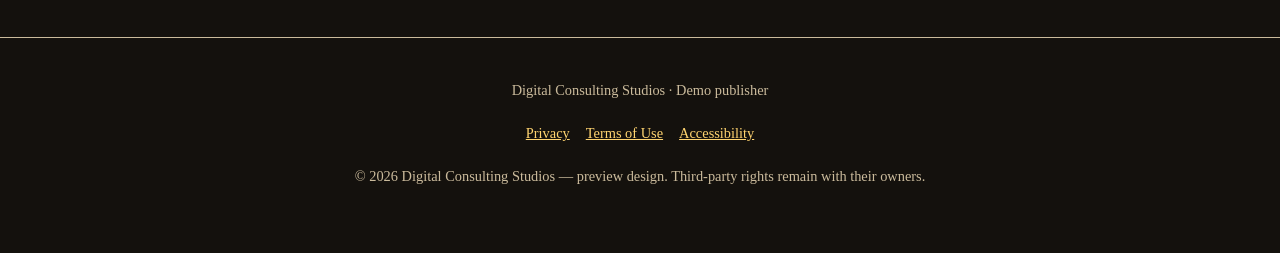
<file: privacy.html>
<!doctype html>
<html lang="en"><head><meta charset="utf-8"><meta name="viewport" content="width=device-width,initial-scale=1"><meta name="robots" content="noindex,nofollow"><meta name="legal-release" content="krazy-legal-20261019"><title>Privacy notice | Krazy Moose Subs — Demo design preview</title><link rel="stylesheet" href="compliance.css"></head><body class="legal-page"><a class="skip-link" href="#main-content">Skip to content</a><div class="demo-banner"><p>Demo design preview — not the official website of Krazy Moose Subs. Published by Digital Consulting Studios; not commissioned, affiliated or endorsed by the business.</p></div><main id="main-content"><p><a href="./">← Back to design preview</a></p><p class="eyebrow">Demo publisher notice · Updated 19 October 2026</p><h1>Privacy notice</h1>
<p>This notice covers this design preview for Krazy Moose Subs, published by Digital Consulting Studios, not the named business's own website or practices.</p>
<h2>Disabled preview form</h2><p>The inquiry form is a layout demonstration. Its controls are disabled and its existing submit handler blocks submission. There is no configured inquiry-delivery endpoint. Do not enter personal, order, appointment or sensitive information. No inquiry is delivered to the business through this preview. Browser autofill or extensions may have their own behavior.</p>
<h2>Preferences on your device</h2><p>No localStorage preference setting was found in this preview's first-party code. This repair adds no preference storage or consent cookie. The preview also reads your browser's reduced-motion preference to adjust animation. Manage site storage in your browser settings.</p>
<h2>Hosting and external resources</h2><p>GitHub Pages hosts this public preview. Requests can disclose technical information such as IP address, requested URL, browser information and request time to hosting infrastructure. GitHub's processing and retention are governed by its own policies; this notice does not promise zero logs or a deletion period.</p>
<p>The homepage requests Fraunces and Inter styles from Google Fonts and font files from Google's font infrastructure. It embeds an OpenStreetMap map; the map and its tile providers receive requests when loaded. These services receive technical request information and may use their own storage or cookies.  External links, phone links and third-party pages have their own provider practices.</p>
<p>No custom analytics or advertising tracker was found in the inspected first-party implementation. This observation is not a claim that hosting, embedded maps, linked providers or your browser collect no data, use no cookies or retain no logs.</p>
<h2>Use, sharing and retention</h2><p>Page requests support hosting and delivery of resources. On-device preferences, if described above, support chosen display settings. This preview is not an order, booking or lead-capture service. Provider processing and retention are controlled by those providers; no business inquiry-retention schedule or business data-sharing promise has been established by this demo.</p>
<h2>Publisher contact and provider policies</h2><p>For privacy questions about this preview, contact Digital Consulting Studios at <a href="mailto:digitalconsultingstudios@gmail.com">digitalconsultingstudios@gmail.com</a>. This is the demo publisher's verified studio contact, not a mailbox for Krazy Moose Subs or for orders or bookings. Contacting it creates an email record handled by email providers; no fixed response or deletion deadline is promised.</p>
<ul><li><a href="https://docs.github.com/en/site-policy/privacy-policies/github-general-privacy-statement">GitHub privacy statement</a></li><li><a href="https://developers.google.com/fonts/faq/privacy">Google Fonts privacy information</a></li><li><a href="https://osmfoundation.org/wiki/Privacy_Policy">OpenStreetMap Foundation privacy policy</a></li></ul></main><footer><p>Digital Consulting Studios · Demo publisher</p><nav class="legal-links" aria-label="Legal information"><a href="privacy.html">Privacy</a><a href="terms.html">Terms of Use</a><a href="accessibility.html">Accessibility</a></nav><p>© 2026 Digital Consulting Studios — preview design. Third-party rights remain with their owners.</p></footer></body></html>
</file>
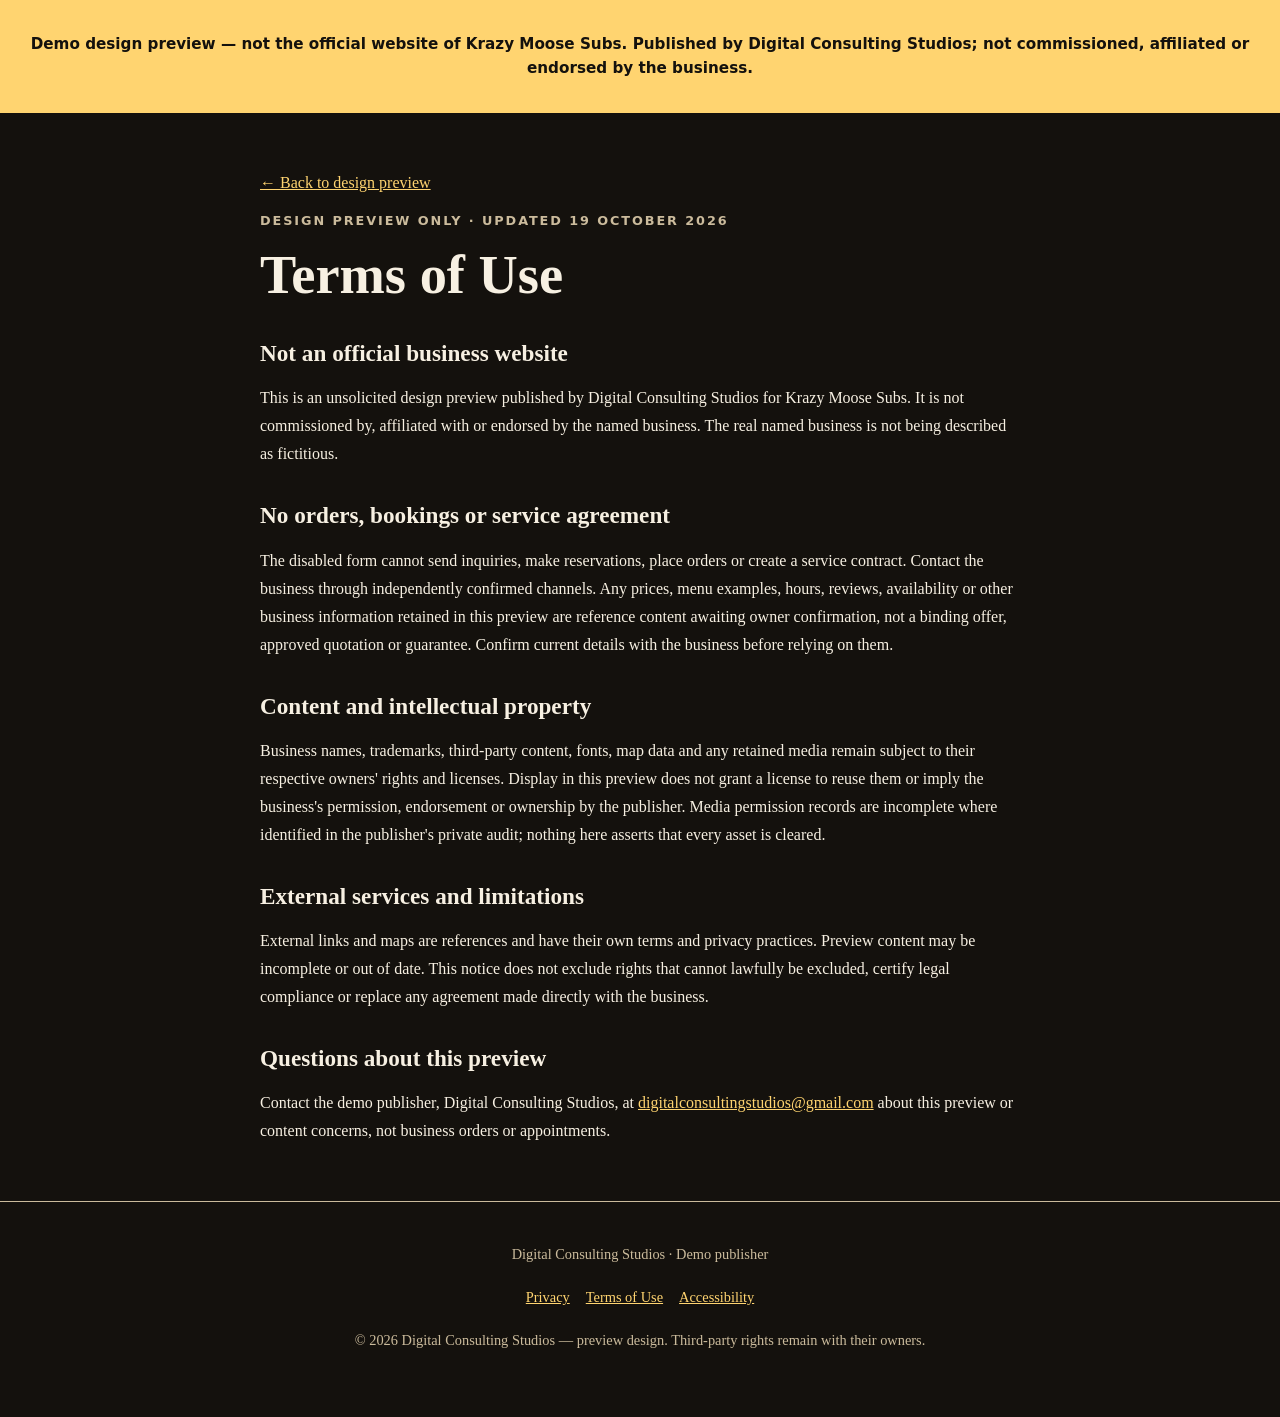
<file: terms.html>
<!doctype html>
<html lang="en"><head><meta charset="utf-8"><meta name="viewport" content="width=device-width,initial-scale=1"><meta name="robots" content="noindex,nofollow"><meta name="legal-release" content="krazy-legal-20261019"><title>Terms of Use | Krazy Moose Subs — Demo design preview</title><link rel="stylesheet" href="compliance.css"></head><body class="legal-page"><a class="skip-link" href="#main-content">Skip to content</a><div class="demo-banner"><p>Demo design preview — not the official website of Krazy Moose Subs. Published by Digital Consulting Studios; not commissioned, affiliated or endorsed by the business.</p></div><main id="main-content"><p><a href="./">← Back to design preview</a></p><p class="eyebrow">Design preview only · Updated 19 October 2026</p><h1>Terms of Use</h1>
<h2>Not an official business website</h2><p>This is an unsolicited design preview published by Digital Consulting Studios for Krazy Moose Subs. It is not commissioned by, affiliated with or endorsed by the named business. The real named business is not being described as fictitious.</p>
<h2>No orders, bookings or service agreement</h2><p>The disabled form cannot send inquiries, make reservations, place orders or create a service contract. Contact the business through independently confirmed channels. Any prices, menu examples, hours, reviews, availability or other business information retained in this preview are reference content awaiting owner confirmation, not a binding offer, approved quotation or guarantee. Confirm current details with the business before relying on them.</p>
<h2>Content and intellectual property</h2><p>Business names, trademarks, third-party content, fonts, map data and any retained media remain subject to their respective owners' rights and licenses. Display in this preview does not grant a license to reuse them or imply the business's permission, endorsement or ownership by the publisher. Media permission records are incomplete where identified in the publisher's private audit; nothing here asserts that every asset is cleared.</p>
<h2>External services and limitations</h2><p>External links and maps are references and have their own terms and privacy practices. Preview content may be incomplete or out of date. This notice does not exclude rights that cannot lawfully be excluded, certify legal compliance or replace any agreement made directly with the business.</p>
<h2>Questions about this preview</h2><p>Contact the demo publisher, Digital Consulting Studios, at <a href="mailto:digitalconsultingstudios@gmail.com">digitalconsultingstudios@gmail.com</a> about this preview or content concerns, not business orders or appointments.</p></main><footer><p>Digital Consulting Studios · Demo publisher</p><nav class="legal-links" aria-label="Legal information"><a href="privacy.html">Privacy</a><a href="terms.html">Terms of Use</a><a href="accessibility.html">Accessibility</a></nav><p>© 2026 Digital Consulting Studios — preview design. Third-party rights remain with their owners.</p></footer></body></html>
</file>
<file: compliance.css>
/* Additive safeguards: retain the original visual design. */
:root{--legal-bg:#14110d;--legal-fg:#f7f0e2;--legal-accent:#ffd470;--legal-muted:#cbbb9c}
html{scroll-padding-top:110px;scroll-padding-bottom:90px}body{padding-bottom:60px}
:focus-visible{outline:3px solid var(--legal-accent)!important;outline-offset:5px!important}
.skip-link{position:fixed;top:-100px;left:12px;z-index:200;background:var(--legal-bg);color:var(--legal-fg);padding:12px}.skip-link:focus{top:12px}
.preview-fields{border:0;padding:0;margin:0;min-width:0}.preview-notice{padding:1rem;border:1px solid var(--legal-accent);border-radius:12px;color:var(--legal-fg);font-size:.9rem;line-height:1.6}.preview-notice a,footer .legal-links a{color:var(--legal-accent);text-decoration:underline}.preview-fields :disabled{opacity:1;cursor:not-allowed}
footer .legal-links{display:flex;flex-wrap:wrap;justify-content:center;gap:1rem;margin:1.1rem 0}footer .publisher-note{color:var(--legal-muted)}
.reveal{opacity:1;transform:none}
.legal-page{background:var(--legal-bg);color:var(--legal-fg);font-family:Georgia,serif;line-height:1.75;margin:0;padding:0}.legal-page .demo-banner{padding:1rem;background:var(--legal-accent);color:var(--legal-bg);text-align:center;font:700 .95rem/1.6 system-ui,sans-serif}.legal-page main{max-width:760px;margin:auto;padding:2.5rem 1.25rem}.legal-page h1{font-size:clamp(2rem,7vw,3.4rem);line-height:1.15;margin:1rem 0 1.5rem}.legal-page h2{font-size:1.45rem;line-height:1.3;margin:2rem 0 .65rem}.legal-page p,.legal-page ul{margin:1rem 0}.legal-page a{color:var(--legal-accent)}.legal-page footer{padding:1.5rem 1rem 3rem;text-align:center;border-top:1px solid var(--legal-muted);font-size:.9rem}.legal-page .eyebrow{font:700 .8rem system-ui,sans-serif;letter-spacing:.15em;text-transform:uppercase;color:var(--legal-muted)}
/* Raise inherited small-print contrast while retaining the trade palette. */
:root{--stone:#cbbb9c;--muted:#cbbb9c}.trust-src,.src-note,.srcline,.hcard .srcline,.find-card .note,.map-note,.book-in small,footer{color:var(--legal-muted)}.trust-src a{color:var(--legal-accent)}
@media(prefers-reduced-motion:reduce){html{scroll-behavior:auto!important}*,*::before,*::after{animation:none!important;transition:none!important;scroll-behavior:auto!important}.reveal,.kicker,.hero h1,.hero .sub,.cta-row,.hero .pin,.antler{opacity:1!important;transform:none!important}}
</file>
